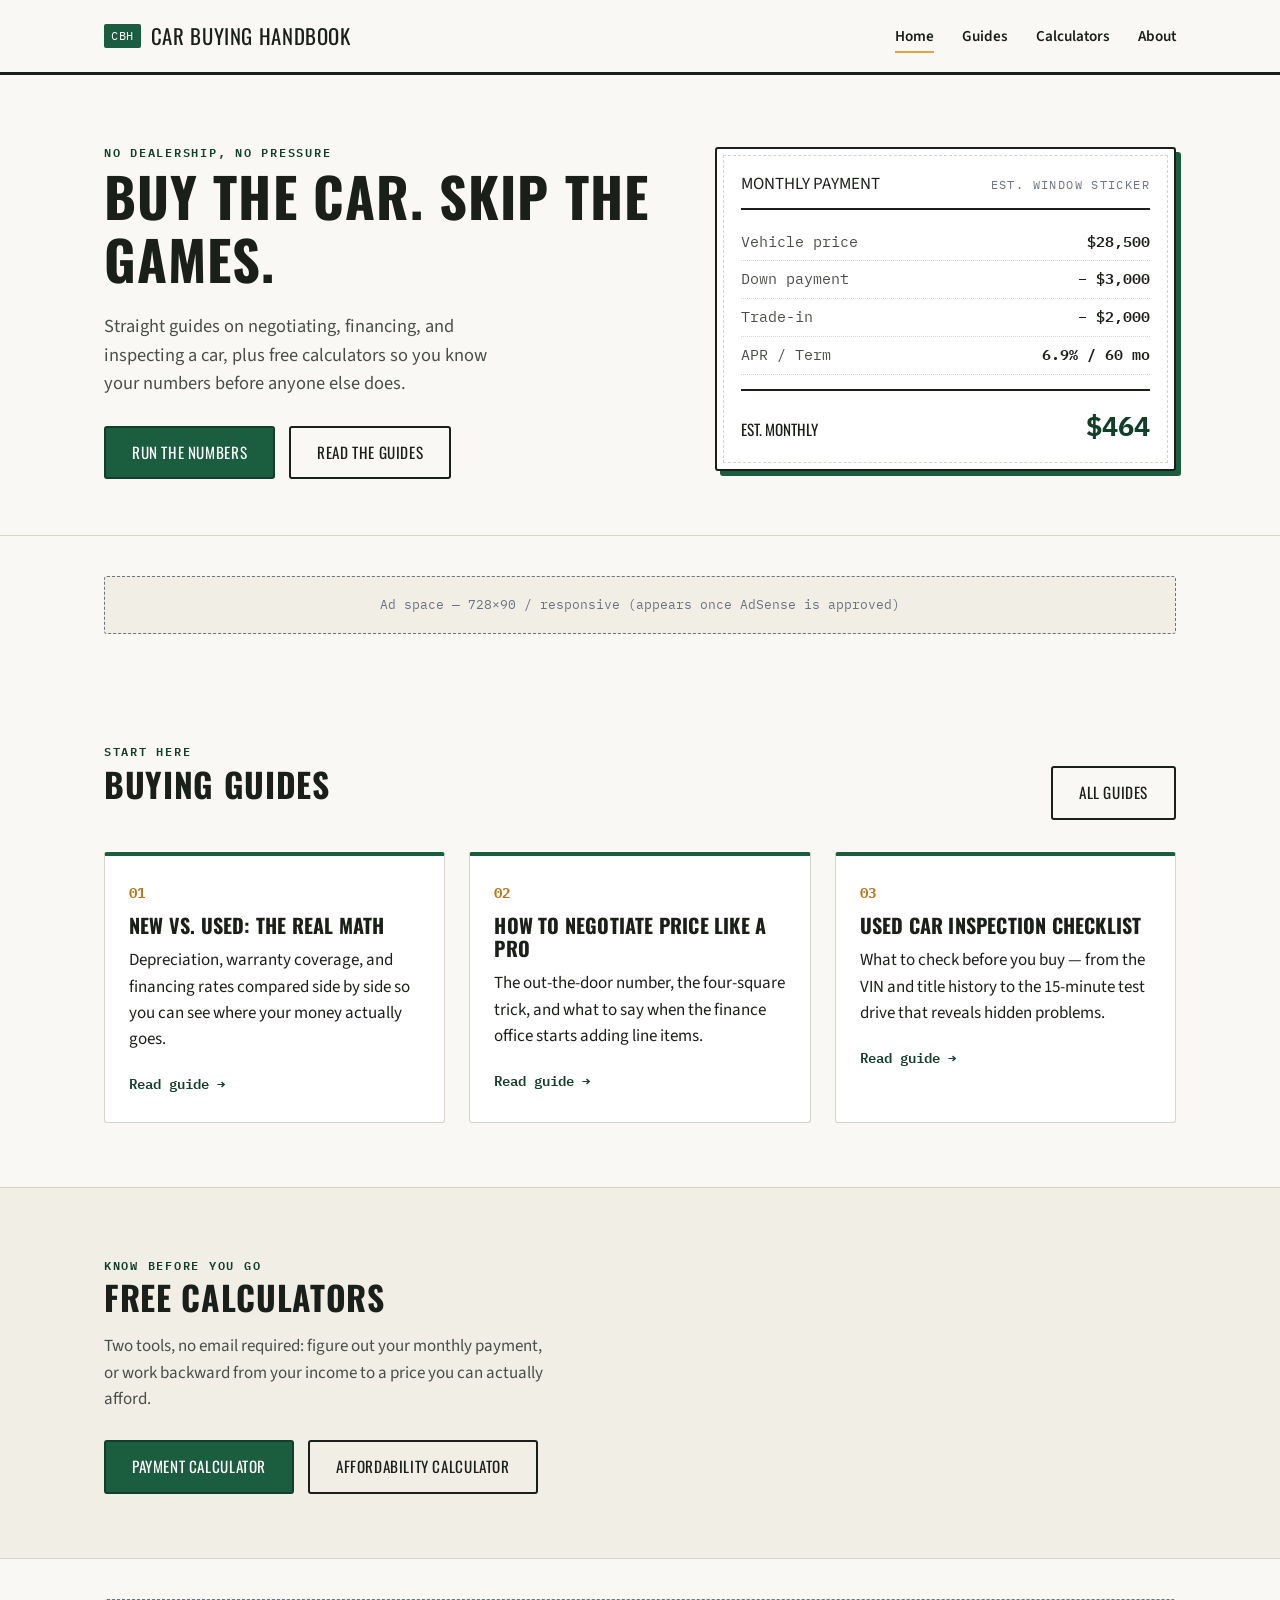
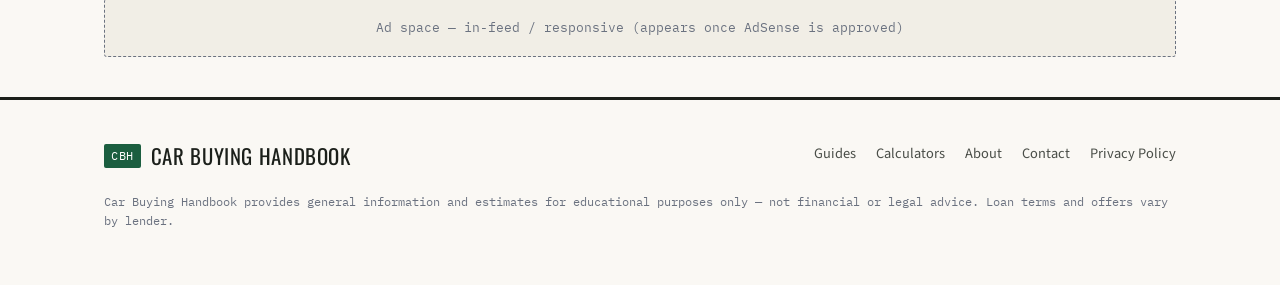
<file: index.html>
<!DOCTYPE html>
<html lang="en">
<head>
<meta charset="UTF-8">
<meta name="viewport" content="width=device-width, initial-scale=1.0">
<title>Car Buying Handbook — Buy a Car Without Getting Played</title>
<meta name="description" content="Plain-English car buying guides plus free calculators for loan payments and affordability. No sales pitch, just the numbers.">
<link rel="preconnect" href="https://fonts.googleapis.com">
<link href="https://fonts.googleapis.com/css2?family=Oswald:wght@500;600;700&family=Source+Sans+3:wght@400;600&family=IBM+Plex+Mono:wght@400;600;700&display=swap" rel="stylesheet">
<link rel="stylesheet" href="css/style.css">

<!--
  GOOGLE ADSENSE
  Once your AdSense application is approved, paste your auto-ads script
  here (Google gives you a snippet like the one below) and it will
  serve ads across the site automatically:

  <script async src="https://pagead2.googlesyndication.com/pagead/js/adsbygoogle.js?client=ca-pub-XXXXXXXXXXXXXXXX" crossorigin="anonymous"></script>

  You'll also need an ads.txt file at your site root — see SETUP.md.
-->
</head>
<body>

<header class="site-header">
  <div class="container">
    <a href="index.html" class="logo"><span class="plate">CBH</span> Car Buying Handbook</a>
    <button class="nav-toggle" aria-label="Toggle navigation" aria-expanded="false">MENU</button>
    <ul class="nav-links">
      <li><a href="index.html" aria-current="page">Home</a></li>
      <li><a href="guides.html">Guides</a></li>
      <li><a href="tools.html">Calculators</a></li>
      <li><a href="about.html">About</a></li>
    </ul>
  </div>
</header>

<section class="hero">
  <div class="container hero-grid">
    <div>
      <span class="eyebrow">No dealership, no pressure</span>
      <h1>Buy the car. Skip the games.</h1>
      <p class="lede">Straight guides on negotiating, financing, and inspecting a car, plus free calculators so you know your numbers before anyone else does.</p>
      <div class="hero-ctas">
        <a href="tools.html" class="btn btn-primary">Run the numbers</a>
        <a href="guides.html" class="btn btn-ghost">Read the guides</a>
      </div>
    </div>
    <div class="sticker">
      <div class="sticker-head">
        <span>MONTHLY PAYMENT</span>
        <span class="label">EST. WINDOW STICKER</span>
      </div>
      <div class="sticker-row"><span class="k">Vehicle price</span><span class="v">$28,500</span></div>
      <div class="sticker-row"><span class="k">Down payment</span><span class="v">&minus; $3,000</span></div>
      <div class="sticker-row"><span class="k">Trade-in</span><span class="v">&minus; $2,000</span></div>
      <div class="sticker-row"><span class="k">APR / Term</span><span class="v">6.9% / 60 mo</span></div>
      <div class="sticker-total">
        <span class="k">Est. Monthly</span>
        <span class="v">$464</span>
      </div>
    </div>
  </div>
</section>

<div class="container">
  <div class="ad-slot">Ad space — 728×90 / responsive (appears once AdSense is approved)</div>
</div>

<section>
  <div class="container">
    <div class="section-head">
      <div>
        <span class="eyebrow">Start here</span>
        <h2>Buying guides</h2>
      </div>
      <a href="guides.html" class="btn btn-ghost">All guides</a>
    </div>
    <div class="card-grid">
      <div class="card">
        <span class="num">01</span>
        <h3>New vs. Used: The Real Math</h3>
        <p>Depreciation, warranty coverage, and financing rates compared side by side so you can see where your money actually goes.</p>
        <a class="read-more" href="guides/new-vs-used.html">Read guide →</a>
      </div>
      <div class="card">
        <span class="num">02</span>
        <h3>How to Negotiate Price Like a Pro</h3>
        <p>The out-the-door number, the four-square trick, and what to say when the finance office starts adding line items.</p>
        <a class="read-more" href="guides/negotiate-like-a-pro.html">Read guide →</a>
      </div>
      <div class="card">
        <span class="num">03</span>
        <h3>Used Car Inspection Checklist</h3>
        <p>What to check before you buy — from the VIN and title history to the 15-minute test drive that reveals hidden problems.</p>
        <a class="read-more" href="guides/inspection-checklist.html">Read guide →</a>
      </div>
    </div>
  </div>
</section>

<section class="dim">
  <div class="container">
    <span class="eyebrow">Know before you go</span>
    <h2>Free calculators</h2>
    <p style="max-width:56ch;color:var(--ink-soft)">Two tools, no email required: figure out your monthly payment, or work backward from your income to a price you can actually afford.</p>
    <div class="hero-ctas">
      <a href="tools.html#loan" class="btn btn-primary">Payment calculator</a>
      <a href="tools.html#afford" class="btn btn-ghost">Affordability calculator</a>
    </div>
  </div>
</section>

<div class="container">
  <div class="ad-slot">Ad space — in-feed / responsive (appears once AdSense is approved)</div>
</div>

<footer class="site-footer">
  <div class="container">
    <div class="footer-grid">
      <a href="index.html" class="logo"><span class="plate">CBH</span> Car Buying Handbook</a>
      <ul class="footer-links">
        <li><a href="guides.html">Guides</a></li>
        <li><a href="tools.html">Calculators</a></li>
        <li><a href="about.html">About</a></li>
        <li><a href="contact.html">Contact</a></li>
        <li><a href="privacy-policy.html">Privacy Policy</a></li>
      </ul>
    </div>
    <p class="fine-print">Car Buying Handbook provides general information and estimates for educational purposes only — not financial or legal advice. Loan terms and offers vary by lender.</p>
  </div>
</footer>

<script src="js/main.js"></script>
</body>
</html>
</file>
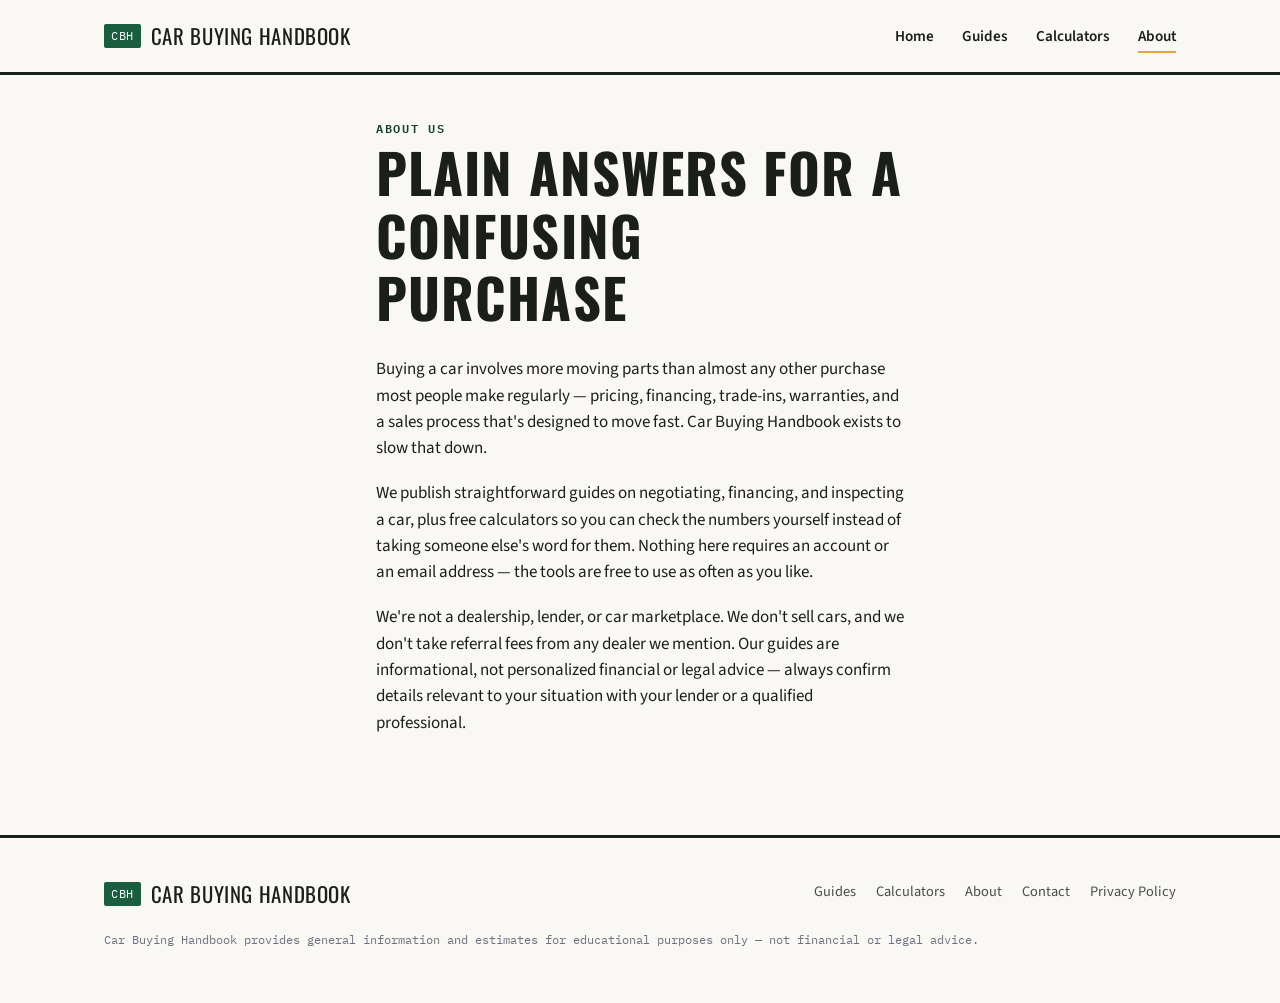
<file: about.html>
<!DOCTYPE html>
<html lang="en">
<head>
<meta charset="UTF-8">
<meta name="viewport" content="width=device-width, initial-scale=1.0">
<title>About — Car Buying Handbook</title>
<meta name="description" content="Car Buying Handbook helps everyday car buyers understand pricing, financing, and negotiation with plain-English guides and free calculators.">
<link rel="preconnect" href="https://fonts.googleapis.com">
<link href="https://fonts.googleapis.com/css2?family=Oswald:wght@500;600;700&family=Source+Sans+3:wght@400;600&family=IBM+Plex+Mono:wght@400;600;700&display=swap" rel="stylesheet">
<link rel="stylesheet" href="css/style.css">
</head>
<body>

<header class="site-header">
  <div class="container">
    <a href="index.html" class="logo"><span class="plate">CBH</span> Car Buying Handbook</a>
    <button class="nav-toggle" aria-label="Toggle navigation" aria-expanded="false">MENU</button>
    <ul class="nav-links">
      <li><a href="index.html">Home</a></li>
      <li><a href="guides.html">Guides</a></li>
      <li><a href="tools.html">Calculators</a></li>
      <li><a href="about.html" aria-current="page">About</a></li>
    </ul>
  </div>
</header>

<section class="tight">
  <div class="container article">
    <span class="eyebrow">About us</span>
    <h1>Plain answers for a confusing purchase</h1>
    <p>Buying a car involves more moving parts than almost any other purchase most people make regularly — pricing, financing, trade-ins, warranties, and a sales process that's designed to move fast. Car Buying Handbook exists to slow that down.</p>
    <p>We publish straightforward guides on negotiating, financing, and inspecting a car, plus free calculators so you can check the numbers yourself instead of taking someone else's word for them. Nothing here requires an account or an email address — the tools are free to use as often as you like.</p>
    <p>We're not a dealership, lender, or car marketplace. We don't sell cars, and we don't take referral fees from any dealer we mention. Our guides are informational, not personalized financial or legal advice — always confirm details relevant to your situation with your lender or a qualified professional.</p>
  </div>
</section>

<footer class="site-footer">
  <div class="container">
    <div class="footer-grid">
      <a href="index.html" class="logo"><span class="plate">CBH</span> Car Buying Handbook</a>
      <ul class="footer-links">
        <li><a href="guides.html">Guides</a></li>
        <li><a href="tools.html">Calculators</a></li>
        <li><a href="about.html">About</a></li>
        <li><a href="contact.html">Contact</a></li>
        <li><a href="privacy-policy.html">Privacy Policy</a></li>
      </ul>
    </div>
    <p class="fine-print">Car Buying Handbook provides general information and estimates for educational purposes only — not financial or legal advice.</p>
  </div>
</footer>

<script src="js/main.js"></script>
</body>
</html>
</file>
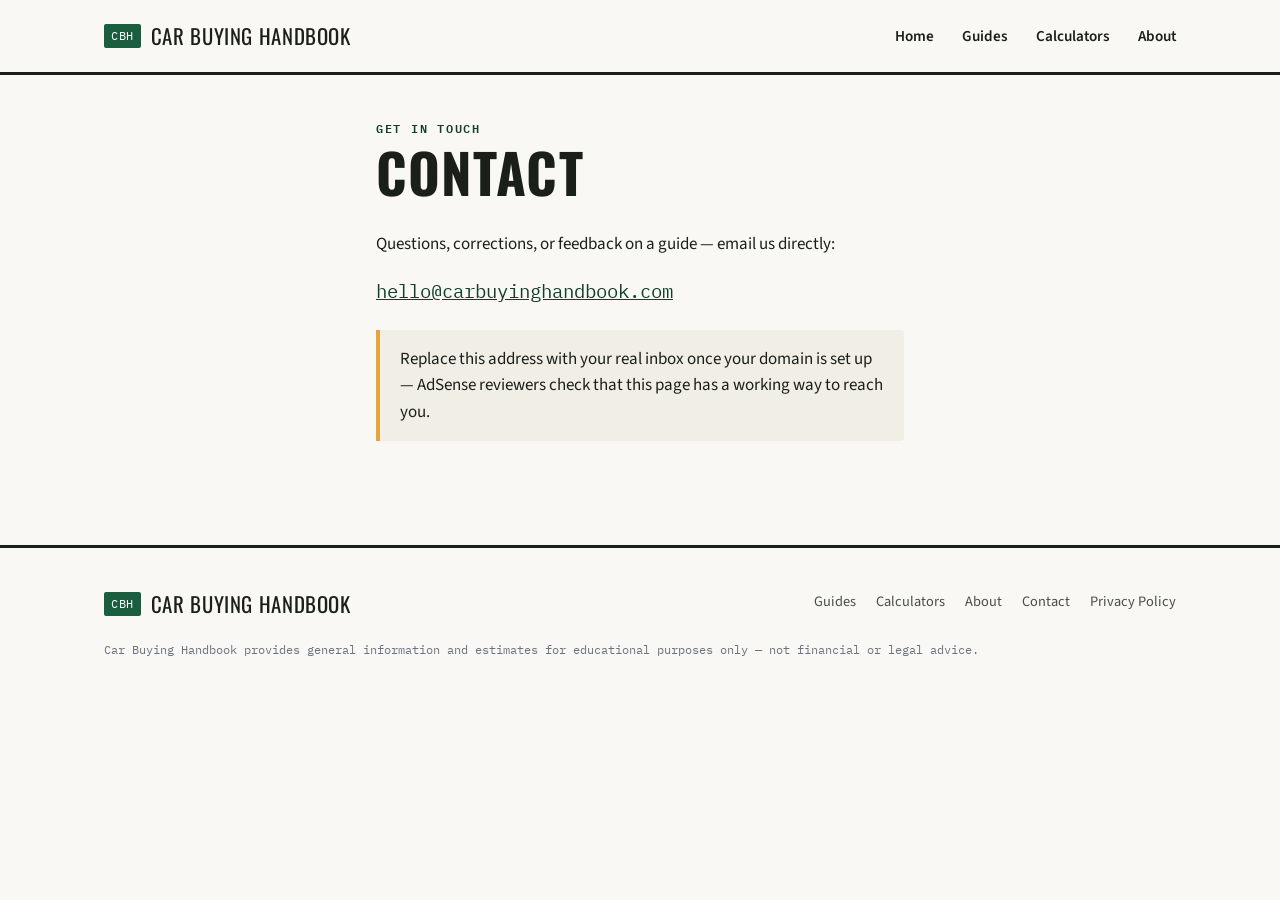
<file: contact.html>
<!DOCTYPE html>
<html lang="en">
<head>
<meta charset="UTF-8">
<meta name="viewport" content="width=device-width, initial-scale=1.0">
<title>Contact — Car Buying Handbook</title>
<meta name="description" content="Get in touch with Car Buying Handbook.">
<link rel="preconnect" href="https://fonts.googleapis.com">
<link href="https://fonts.googleapis.com/css2?family=Oswald:wght@500;600;700&family=Source+Sans+3:wght@400;600&family=IBM+Plex+Mono:wght@400;600;700&display=swap" rel="stylesheet">
<link rel="stylesheet" href="css/style.css">
</head>
<body>

<header class="site-header">
  <div class="container">
    <a href="index.html" class="logo"><span class="plate">CBH</span> Car Buying Handbook</a>
    <button class="nav-toggle" aria-label="Toggle navigation" aria-expanded="false">MENU</button>
    <ul class="nav-links">
      <li><a href="index.html">Home</a></li>
      <li><a href="guides.html">Guides</a></li>
      <li><a href="tools.html">Calculators</a></li>
      <li><a href="about.html">About</a></li>
    </ul>
  </div>
</header>

<section class="tight">
  <div class="container article">
    <span class="eyebrow">Get in touch</span>
    <h1>Contact</h1>
    <p>Questions, corrections, or feedback on a guide — email us directly:</p>
    <p style="font-family:var(--font-mono); font-size:1.2rem;">
      <a href="mailto:hello@carbuyinghandbook.com">hello@carbuyinghandbook.com</a>
    </p>
    <p class="callout">Replace this address with your real inbox once your domain is set up — AdSense reviewers check that this page has a working way to reach you.</p>
  </div>
</section>

<footer class="site-footer">
  <div class="container">
    <div class="footer-grid">
      <a href="index.html" class="logo"><span class="plate">CBH</span> Car Buying Handbook</a>
      <ul class="footer-links">
        <li><a href="guides.html">Guides</a></li>
        <li><a href="tools.html">Calculators</a></li>
        <li><a href="about.html">About</a></li>
        <li><a href="contact.html">Contact</a></li>
        <li><a href="privacy-policy.html">Privacy Policy</a></li>
      </ul>
    </div>
    <p class="fine-print">Car Buying Handbook provides general information and estimates for educational purposes only — not financial or legal advice.</p>
  </div>
</footer>

<script src="js/main.js"></script>
</body>
</html>
</file>
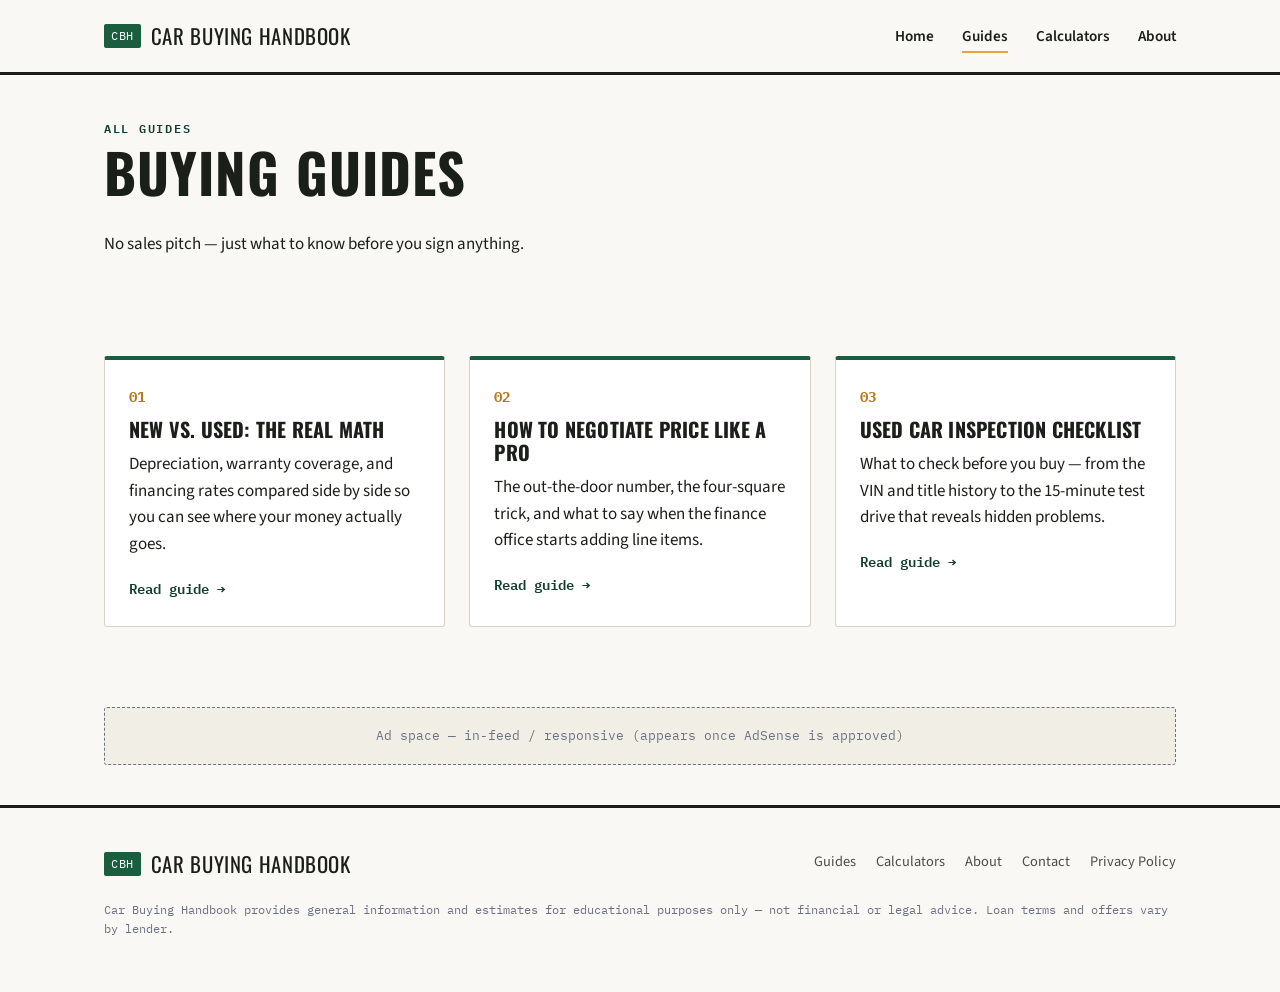
<file: guides.html>
<!DOCTYPE html>
<html lang="en">
<head>
<meta charset="UTF-8">
<meta name="viewport" content="width=device-width, initial-scale=1.0">
<title>Car Buying Guides — Car Buying Handbook</title>
<meta name="description" content="Plain-English guides to buying a car: new vs used, negotiating price, and inspecting a used car before you buy.">
<link rel="preconnect" href="https://fonts.googleapis.com">
<link href="https://fonts.googleapis.com/css2?family=Oswald:wght@500;600;700&family=Source+Sans+3:wght@400;600&family=IBM+Plex+Mono:wght@400;600;700&display=swap" rel="stylesheet">
<link rel="stylesheet" href="css/style.css">
</head>
<body>

<header class="site-header">
  <div class="container">
    <a href="index.html" class="logo"><span class="plate">CBH</span> Car Buying Handbook</a>
    <button class="nav-toggle" aria-label="Toggle navigation" aria-expanded="false">MENU</button>
    <ul class="nav-links">
      <li><a href="index.html">Home</a></li>
      <li><a href="guides.html" aria-current="page">Guides</a></li>
      <li><a href="tools.html">Calculators</a></li>
      <li><a href="about.html">About</a></li>
    </ul>
  </div>
</header>

<section class="tight">
  <div class="container">
    <span class="eyebrow">All guides</span>
    <h1>Buying guides</h1>
    <p class="lede">No sales pitch — just what to know before you sign anything.</p>
  </div>
</section>

<section class="tight">
  <div class="container">
    <div class="card-grid">
      <div class="card">
        <span class="num">01</span>
        <h3>New vs. Used: The Real Math</h3>
        <p>Depreciation, warranty coverage, and financing rates compared side by side so you can see where your money actually goes.</p>
        <a class="read-more" href="guides/new-vs-used.html">Read guide →</a>
      </div>
      <div class="card">
        <span class="num">02</span>
        <h3>How to Negotiate Price Like a Pro</h3>
        <p>The out-the-door number, the four-square trick, and what to say when the finance office starts adding line items.</p>
        <a class="read-more" href="guides/negotiate-like-a-pro.html">Read guide →</a>
      </div>
      <div class="card">
        <span class="num">03</span>
        <h3>Used Car Inspection Checklist</h3>
        <p>What to check before you buy — from the VIN and title history to the 15-minute test drive that reveals hidden problems.</p>
        <a class="read-more" href="guides/inspection-checklist.html">Read guide →</a>
      </div>
    </div>
  </div>
</section>

<div class="container">
  <div class="ad-slot">Ad space — in-feed / responsive (appears once AdSense is approved)</div>
</div>

<footer class="site-footer">
  <div class="container">
    <div class="footer-grid">
      <a href="index.html" class="logo"><span class="plate">CBH</span> Car Buying Handbook</a>
      <ul class="footer-links">
        <li><a href="guides.html">Guides</a></li>
        <li><a href="tools.html">Calculators</a></li>
        <li><a href="about.html">About</a></li>
        <li><a href="contact.html">Contact</a></li>
        <li><a href="privacy-policy.html">Privacy Policy</a></li>
      </ul>
    </div>
    <p class="fine-print">Car Buying Handbook provides general information and estimates for educational purposes only — not financial or legal advice. Loan terms and offers vary by lender.</p>
  </div>
</footer>

<script src="js/main.js"></script>
</body>
</html>
</file>
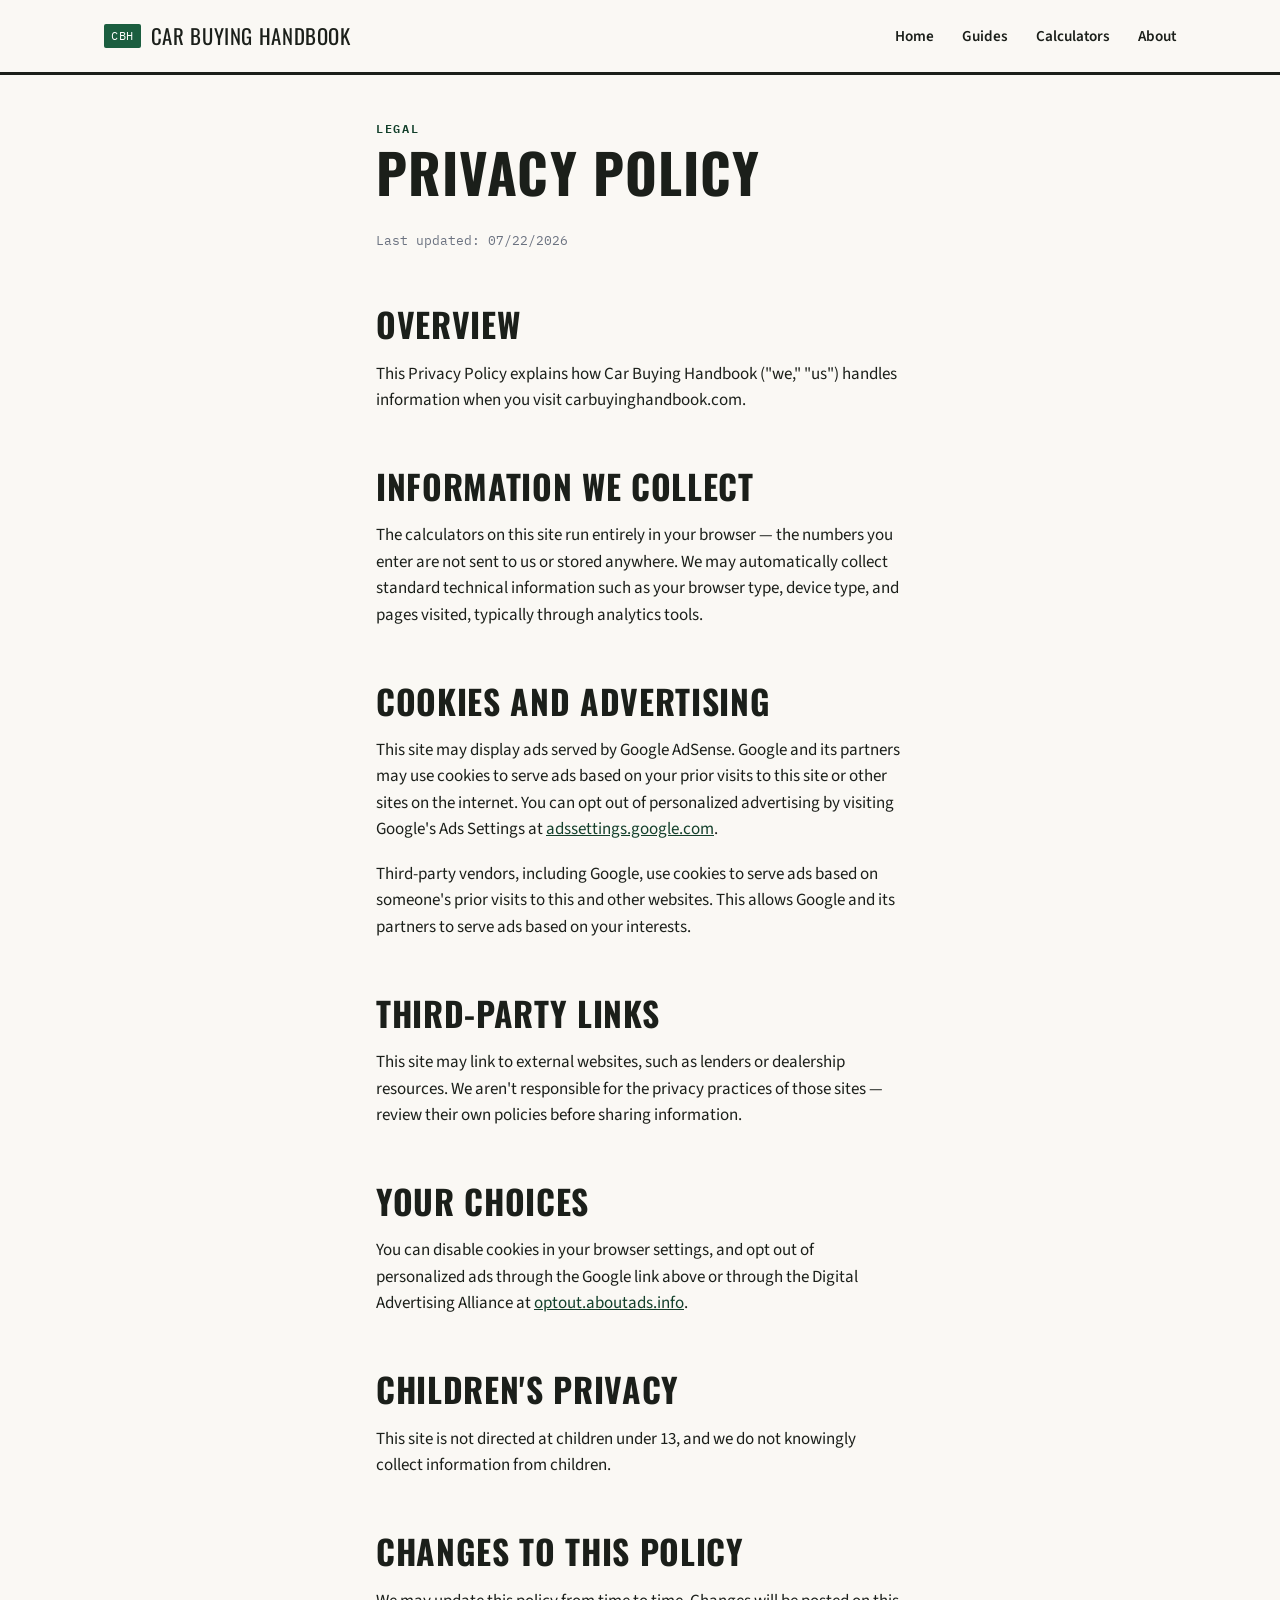
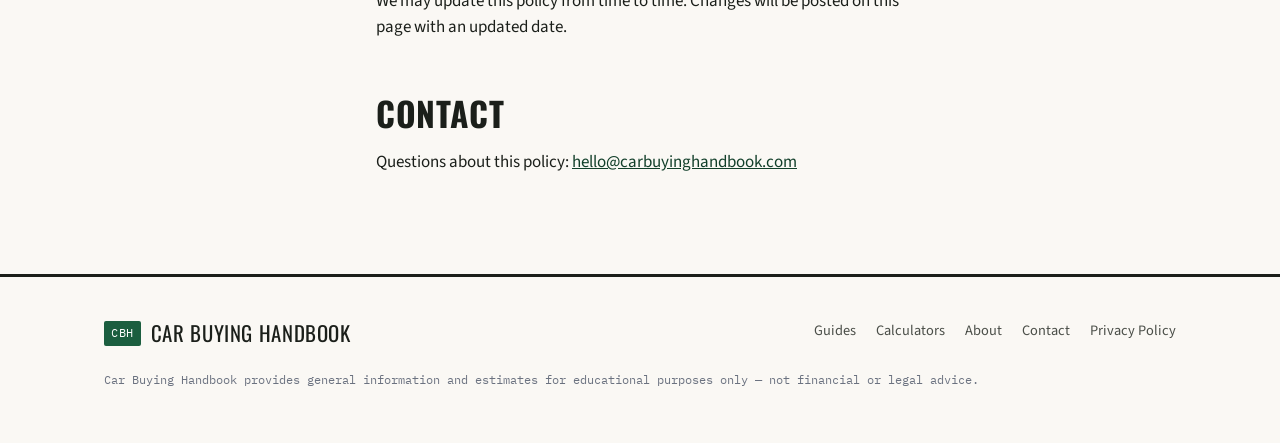
<file: privacy-policy.html>
<!DOCTYPE html>
<html lang="en">
<head>
<meta charset="UTF-8">
<meta name="viewport" content="width=device-width, initial-scale=1.0">
<title>Privacy Policy — Car Buying Handbook</title>
<meta name="description" content="Privacy policy for Car Buying Handbook, including information on cookies and advertising.">
<link rel="preconnect" href="https://fonts.googleapis.com">
<link href="https://fonts.googleapis.com/css2?family=Oswald:wght@500;600;700&family=Source+Sans+3:wght@400;600&family=IBM+Plex+Mono:wght@400;600;700&display=swap" rel="stylesheet">
<link rel="stylesheet" href="css/style.css">
</head>
<body>

<header class="site-header">
  <div class="container">
    <a href="index.html" class="logo"><span class="plate">CBH</span> Car Buying Handbook</a>
    <button class="nav-toggle" aria-label="Toggle navigation" aria-expanded="false">MENU</button>
    <ul class="nav-links">
      <li><a href="index.html">Home</a></li>
      <li><a href="guides.html">Guides</a></li>
      <li><a href="tools.html">Calculators</a></li>
      <li><a href="about.html">About</a></li>
    </ul>
  </div>
</header>

<section class="tight">
  <div class="container article">
    <span class="eyebrow">Legal</span>
    <h1>Privacy Policy</h1>
    <p class="byline">Last updated: 07/22/2026</p>


    <h2>Overview</h2>
    <p>This Privacy Policy explains how Car Buying Handbook ("we," "us") handles information when you visit carbuyinghandbook.com.</p>

    <h2>Information we collect</h2>
    <p>The calculators on this site run entirely in your browser — the numbers you enter are not sent to us or stored anywhere. We may automatically collect standard technical information such as your browser type, device type, and pages visited, typically through analytics tools.</p>

    <h2>Cookies and advertising</h2>
    <p>This site may display ads served by Google AdSense. Google and its partners may use cookies to serve ads based on your prior visits to this site or other sites on the internet. You can opt out of personalized advertising by visiting Google's Ads Settings at <a href="https://adssettings.google.com" target="_blank" rel="noopener">adssettings.google.com</a>.</p>
    <p>Third-party vendors, including Google, use cookies to serve ads based on someone's prior visits to this and other websites. This allows Google and its partners to serve ads based on your interests.</p>

    <h2>Third-party links</h2>
    <p>This site may link to external websites, such as lenders or dealership resources. We aren't responsible for the privacy practices of those sites — review their own policies before sharing information.</p>

    <h2>Your choices</h2>
    <p>You can disable cookies in your browser settings, and opt out of personalized ads through the Google link above or through the Digital Advertising Alliance at <a href="https://optout.aboutads.info" target="_blank" rel="noopener">optout.aboutads.info</a>.</p>

    <h2>Children's privacy</h2>
    <p>This site is not directed at children under 13, and we do not knowingly collect information from children.</p>

    <h2>Changes to this policy</h2>
    <p>We may update this policy from time to time. Changes will be posted on this page with an updated date.</p>

    <h2>Contact</h2>
    <p>Questions about this policy: <a href="mailto:hello@carbuyinghandbook.com">hello@carbuyinghandbook.com</a></p>
  </div>
</section>

<footer class="site-footer">
  <div class="container">
    <div class="footer-grid">
      <a href="index.html" class="logo"><span class="plate">CBH</span> Car Buying Handbook</a>
      <ul class="footer-links">
        <li><a href="guides.html">Guides</a></li>
        <li><a href="tools.html">Calculators</a></li>
        <li><a href="about.html">About</a></li>
        <li><a href="contact.html">Contact</a></li>
        <li><a href="privacy-policy.html">Privacy Policy</a></li>
      </ul>
    </div>
    <p class="fine-print">Car Buying Handbook provides general information and estimates for educational purposes only — not financial or legal advice.</p>
  </div>
</footer>

<script src="js/main.js"></script>
</body>
</html>
</file>
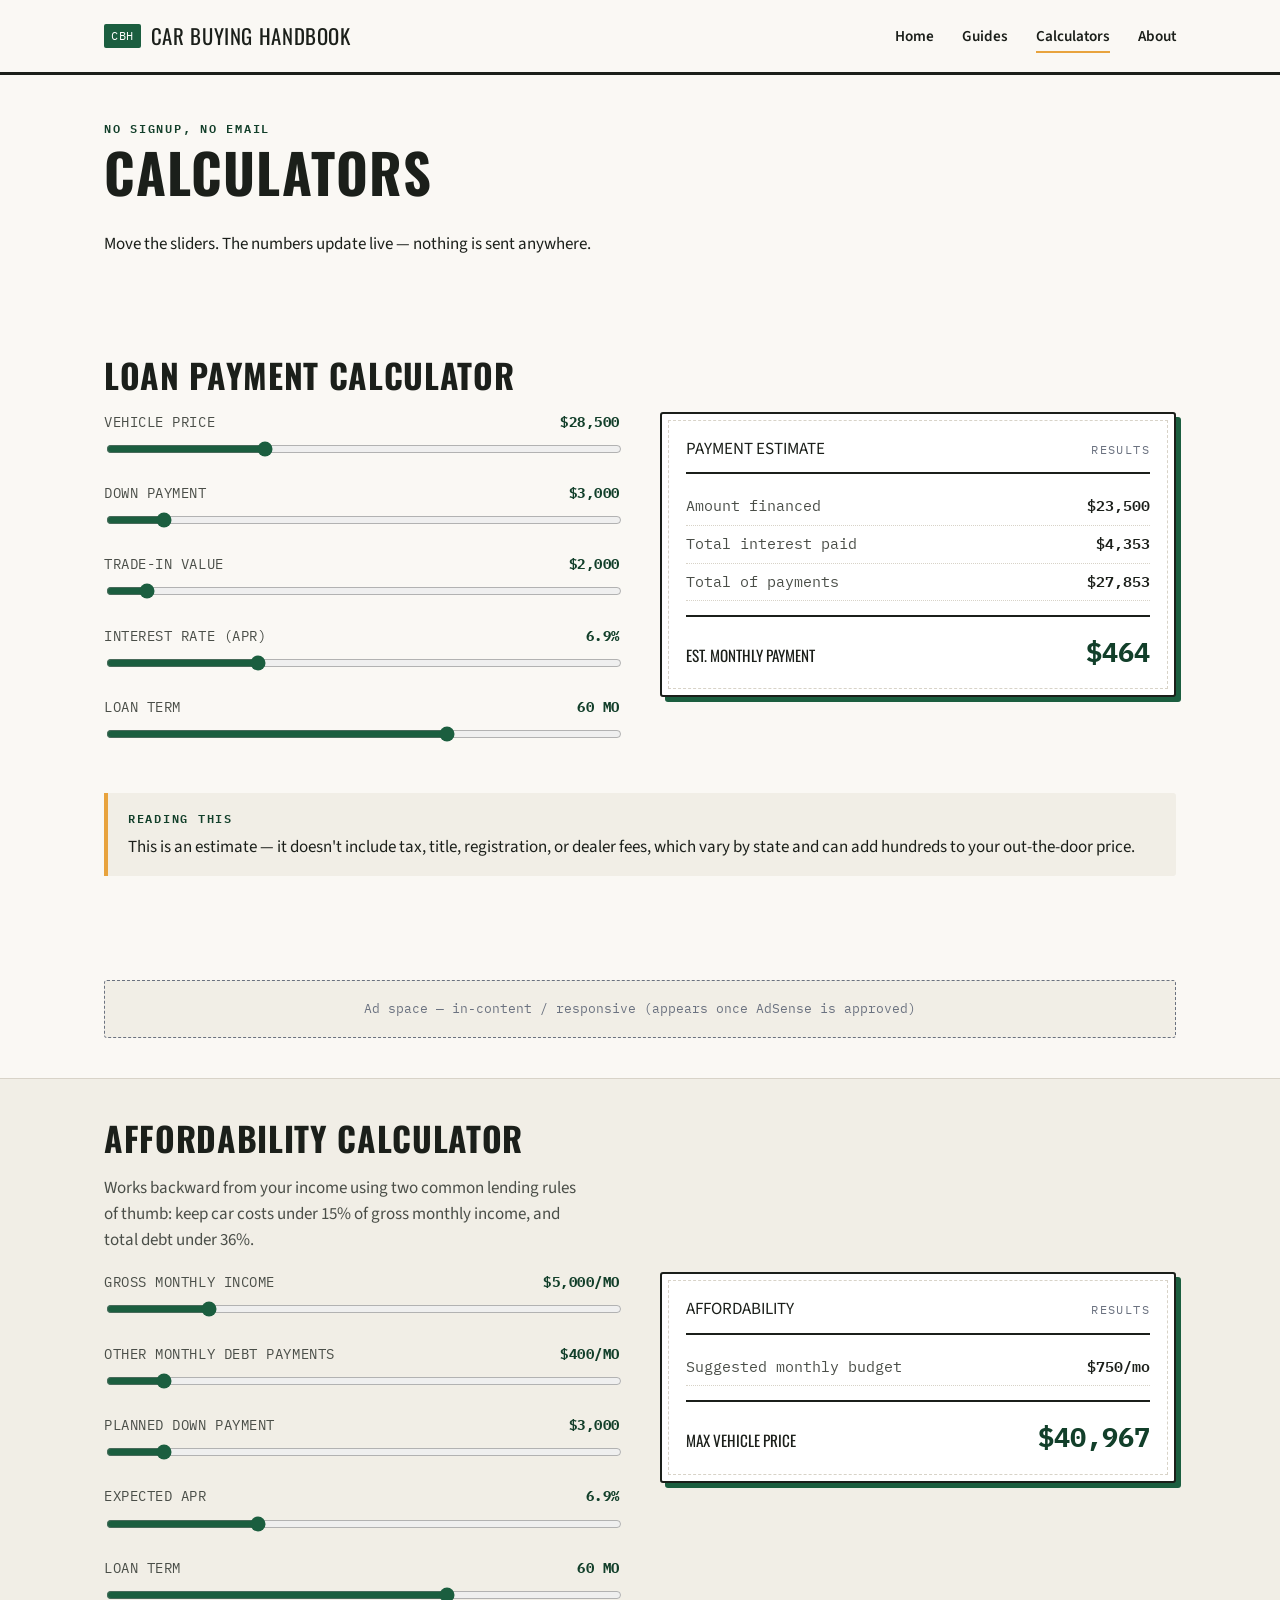
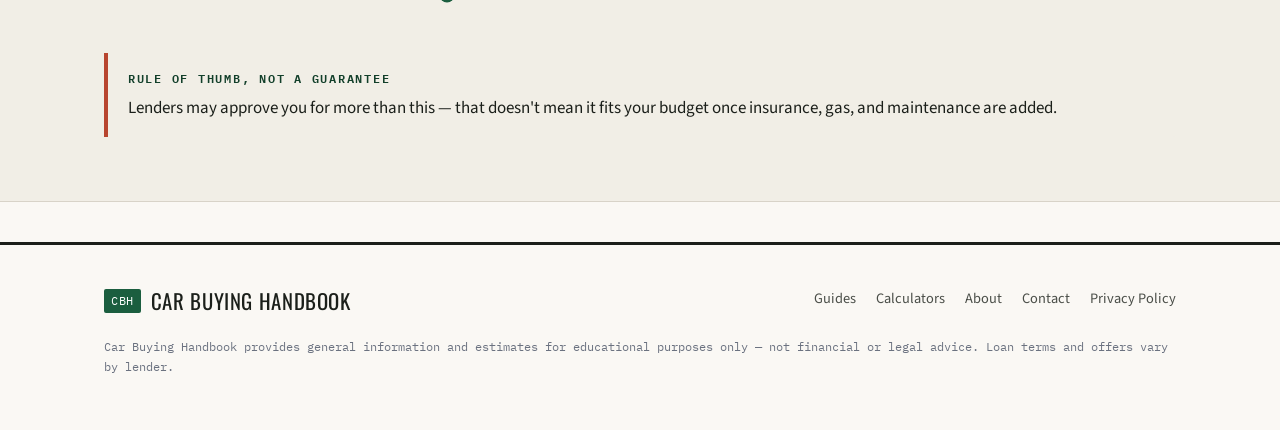
<file: tools.html>
<!DOCTYPE html>
<html lang="en">
<head>
<meta charset="UTF-8">
<meta name="viewport" content="width=device-width, initial-scale=1.0">
<title>Car Loan & Affordability Calculators — Car Buying Handbook</title>
<meta name="description" content="Free car loan payment calculator and affordability calculator. See your estimated monthly payment and total interest before you visit a dealership.">
<link rel="preconnect" href="https://fonts.googleapis.com">
<link href="https://fonts.googleapis.com/css2?family=Oswald:wght@500;600;700&family=Source+Sans+3:wght@400;600&family=IBM+Plex+Mono:wght@400;600;700&display=swap" rel="stylesheet">
<link rel="stylesheet" href="css/style.css">
</head>
<body>

<header class="site-header">
  <div class="container">
    <a href="index.html" class="logo"><span class="plate">CBH</span> Car Buying Handbook</a>
    <button class="nav-toggle" aria-label="Toggle navigation" aria-expanded="false">MENU</button>
    <ul class="nav-links">
      <li><a href="index.html">Home</a></li>
      <li><a href="guides.html">Guides</a></li>
      <li><a href="tools.html" aria-current="page">Calculators</a></li>
      <li><a href="about.html">About</a></li>
    </ul>
  </div>
</header>

<section class="tight">
  <div class="container">
    <span class="eyebrow">No signup, no email</span>
    <h1>Calculators</h1>
    <p class="lede">Move the sliders. The numbers update live — nothing is sent anywhere.</p>
  </div>
</section>

<section id="loan" class="tight">
  <div class="container">
    <h2>Loan payment calculator</h2>
    <div class="tool-grid">
      <div>
        <div class="field">
          <label for="lc-price">Vehicle price <span class="val" id="lc-price-val">$28,500</span></label>
          <input type="range" id="lc-price" min="2000" max="90000" step="500" value="28500">
        </div>
        <div class="field">
          <label for="lc-down">Down payment <span class="val" id="lc-down-val">$3,000</span></label>
          <input type="range" id="lc-down" min="0" max="30000" step="250" value="3000">
        </div>
        <div class="field">
          <label for="lc-trade">Trade-in value <span class="val" id="lc-trade-val">$2,000</span></label>
          <input type="range" id="lc-trade" min="0" max="30000" step="250" value="2000">
        </div>
        <div class="field">
          <label for="lc-rate">Interest rate (APR) <span class="val" id="lc-rate-val">6.9%</span></label>
          <input type="range" id="lc-rate" min="0" max="24" step="0.1" value="6.9">
        </div>
        <div class="field">
          <label for="lc-term">Loan term <span class="val" id="lc-term-val">60 mo</span></label>
          <input type="range" id="lc-term" min="12" max="84" step="6" value="60">
        </div>
      </div>

      <div class="sticker">
        <div class="sticker-head">
          <span>PAYMENT ESTIMATE</span>
          <span class="label">RESULTS</span>
        </div>
        <div class="sticker-row"><span class="k">Amount financed</span><span class="v" id="lc-out-financed">—</span></div>
        <div class="sticker-row"><span class="k">Total interest paid</span><span class="v" id="lc-out-interest">—</span></div>
        <div class="sticker-row"><span class="k">Total of payments</span><span class="v" id="lc-out-total">—</span></div>
        <div class="sticker-total">
          <span class="k">Est. Monthly Payment</span>
          <span class="v" id="lc-out-monthly">—</span>
        </div>
      </div>
    </div>
    <div class="callout">
      <span class="eyebrow">Reading this</span>
      This is an estimate — it doesn't include tax, title, registration, or dealer fees, which vary by state and can add hundreds to your out-the-door price.
    </div>
  </div>
</section>

<div class="container">
  <div class="ad-slot">Ad space — in-content / responsive (appears once AdSense is approved)</div>
</div>

<section id="afford" class="tight dim">
  <div class="container">
    <h2>Affordability calculator</h2>
    <p style="max-width:60ch;color:var(--ink-soft)">Works backward from your income using two common lending rules of thumb: keep car costs under 15% of gross monthly income, and total debt under 36%.</p>
    <div class="tool-grid">
      <div>
        <div class="field">
          <label for="af-income">Gross monthly income <span class="val" id="af-income-val">$5,000/mo</span></label>
          <input type="range" id="af-income" min="1500" max="20000" step="100" value="5000">
        </div>
        <div class="field">
          <label for="af-debts">Other monthly debt payments <span class="val" id="af-debts-val">$400/mo</span></label>
          <input type="range" id="af-debts" min="0" max="4000" step="50" value="400">
        </div>
        <div class="field">
          <label for="af-down">Planned down payment <span class="val" id="af-down-val">$3,000</span></label>
          <input type="range" id="af-down" min="0" max="30000" step="250" value="3000">
        </div>
        <div class="field">
          <label for="af-rate">Expected APR <span class="val" id="af-rate-val">6.9%</span></label>
          <input type="range" id="af-rate" min="0" max="24" step="0.1" value="6.9">
        </div>
        <div class="field">
          <label for="af-term">Loan term <span class="val" id="af-term-val">60 mo</span></label>
          <input type="range" id="af-term" min="12" max="84" step="6" value="60">
        </div>
      </div>

      <div class="sticker">
        <div class="sticker-head">
          <span>AFFORDABILITY</span>
          <span class="label">RESULTS</span>
        </div>
        <div class="sticker-row"><span class="k">Suggested monthly budget</span><span class="v" id="af-out-budget">—</span></div>
        <div class="sticker-total">
          <span class="k">Max Vehicle Price</span>
          <span class="v" id="af-out-price">—</span>
        </div>
      </div>
    </div>
    <div class="callout warn">
      <span class="eyebrow">Rule of thumb, not a guarantee</span>
      Lenders may approve you for more than this — that doesn't mean it fits your budget once insurance, gas, and maintenance are added.
    </div>
  </div>
</section>

<footer class="site-footer">
  <div class="container">
    <div class="footer-grid">
      <a href="index.html" class="logo"><span class="plate">CBH</span> Car Buying Handbook</a>
      <ul class="footer-links">
        <li><a href="guides.html">Guides</a></li>
        <li><a href="tools.html">Calculators</a></li>
        <li><a href="about.html">About</a></li>
        <li><a href="contact.html">Contact</a></li>
        <li><a href="privacy-policy.html">Privacy Policy</a></li>
      </ul>
    </div>
    <p class="fine-print">Car Buying Handbook provides general information and estimates for educational purposes only — not financial or legal advice. Loan terms and offers vary by lender.</p>
  </div>
</footer>

<script src="js/main.js"></script>
</body>
</html>
</file>
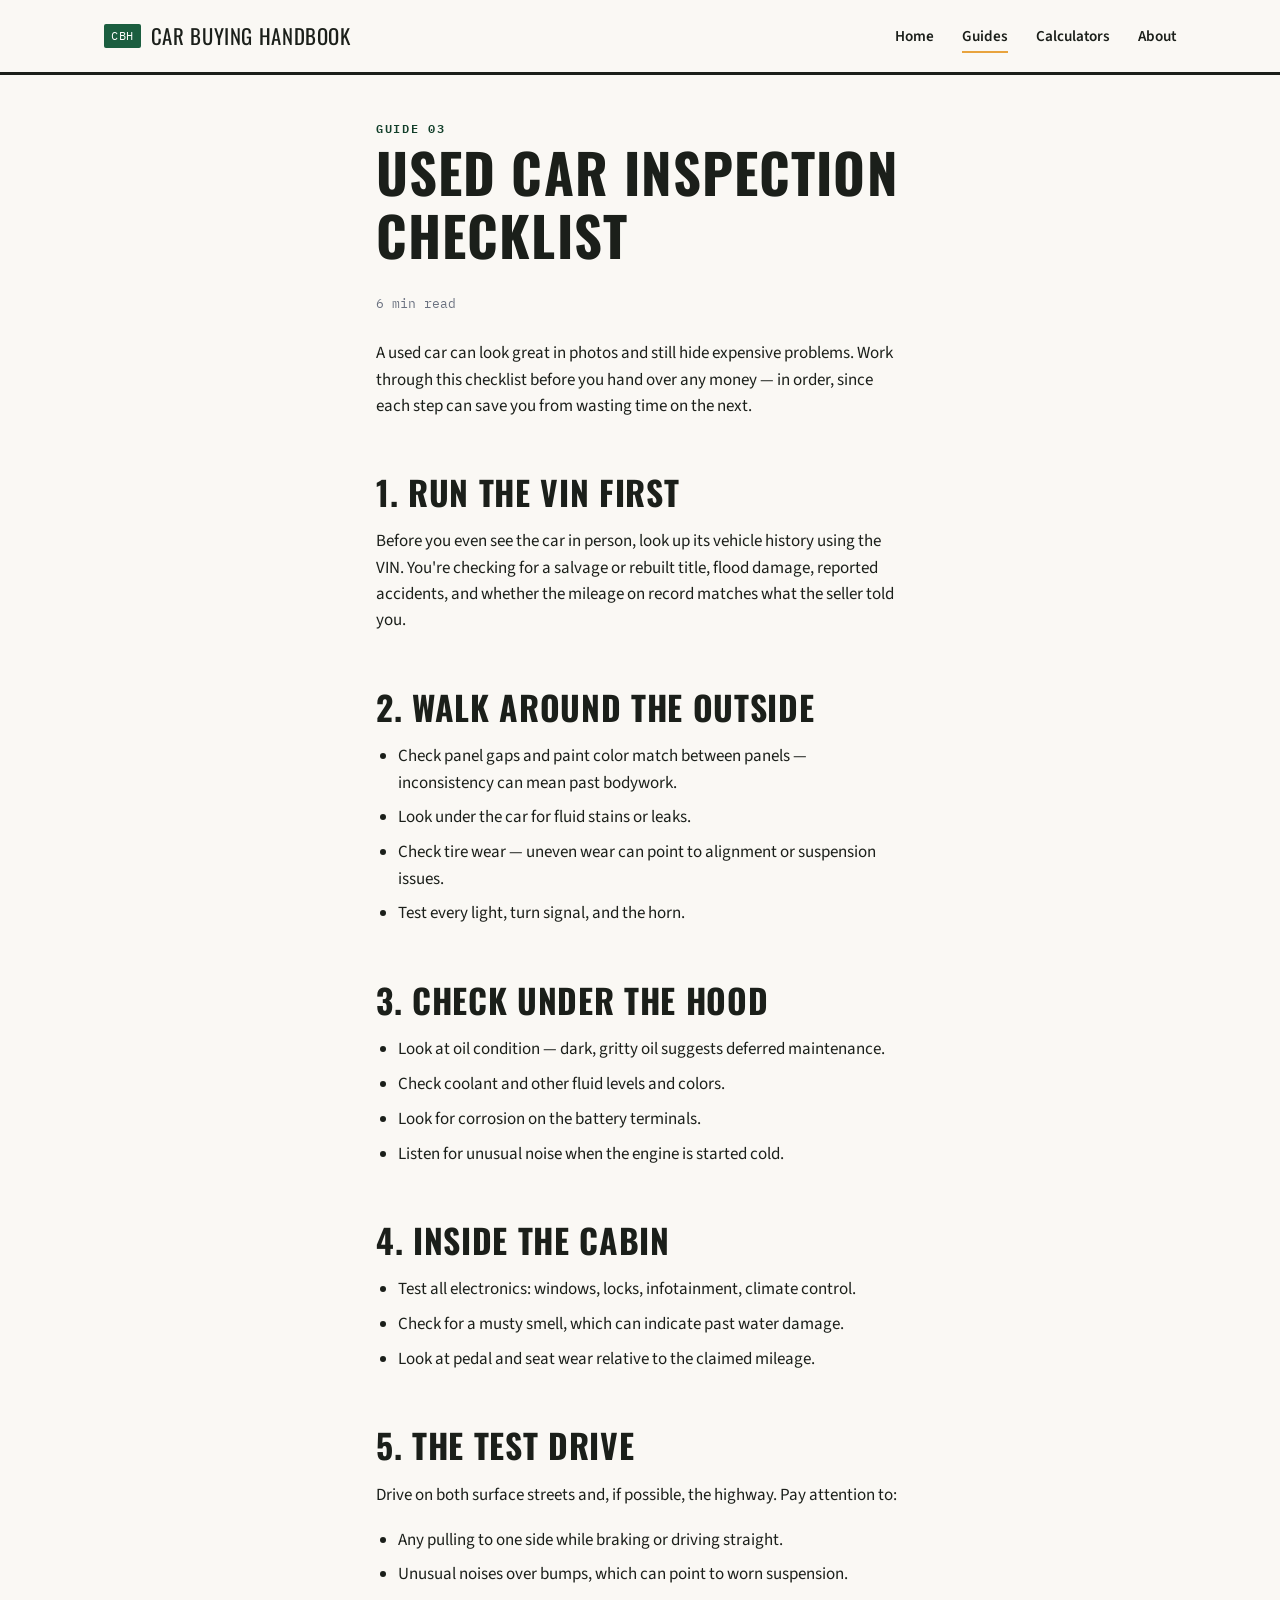
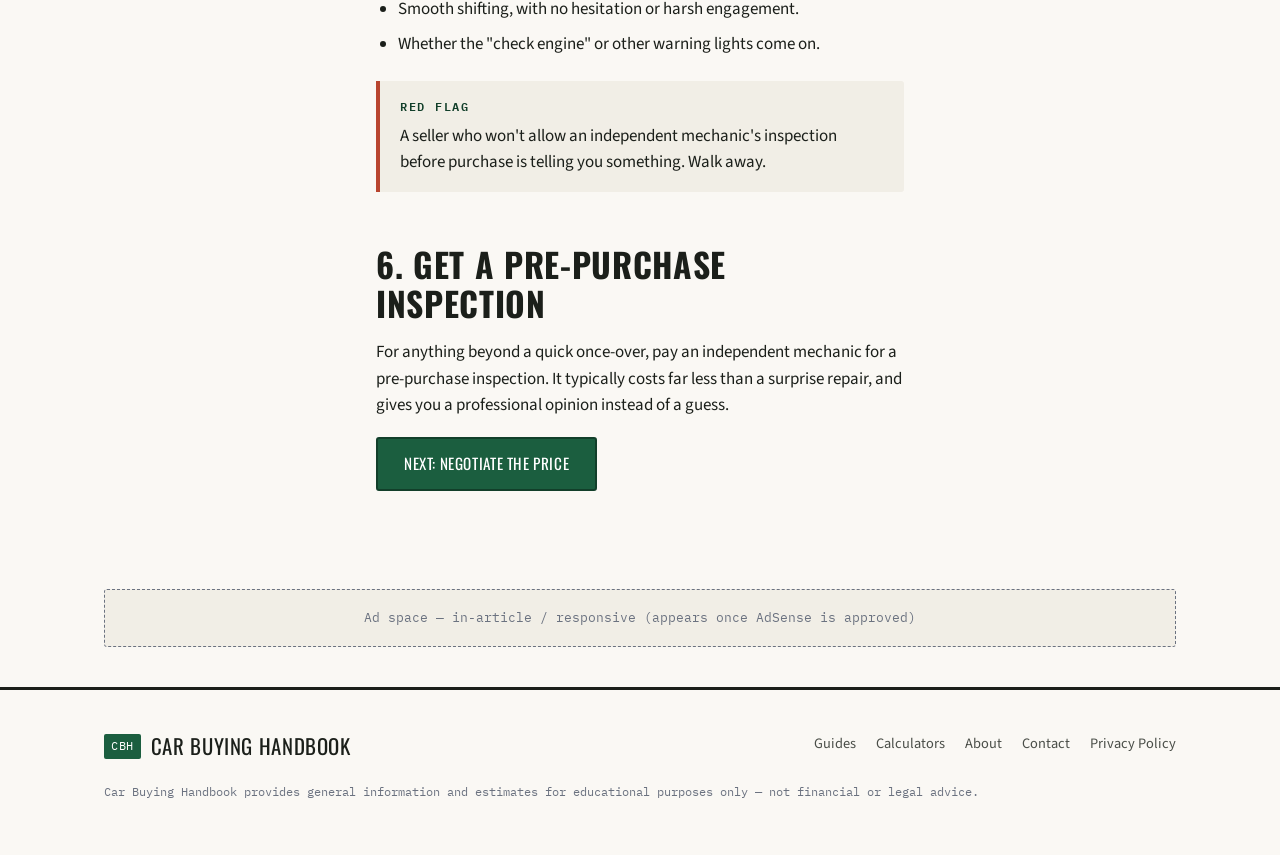
<file: guides/inspection-checklist.html>
<!DOCTYPE html>
<html lang="en">
<head>
<meta charset="UTF-8">
<meta name="viewport" content="width=device-width, initial-scale=1.0">
<title>Used Car Inspection Checklist — Car Buying Handbook</title>
<meta name="description" content="What to check on a used car before you buy it, including VIN history, test drive checks, and red flags.">
<link rel="preconnect" href="https://fonts.googleapis.com">
<link href="https://fonts.googleapis.com/css2?family=Oswald:wght@500;600;700&family=Source+Sans+3:wght@400;600&family=IBM+Plex+Mono:wght@400;600;700&display=swap" rel="stylesheet">
<link rel="stylesheet" href="../css/style.css">
</head>
<body>

<header class="site-header">
  <div class="container">
    <a href="../index.html" class="logo"><span class="plate">CBH</span> Car Buying Handbook</a>
    <button class="nav-toggle" aria-label="Toggle navigation" aria-expanded="false">MENU</button>
    <ul class="nav-links">
      <li><a href="../index.html">Home</a></li>
      <li><a href="../guides.html" aria-current="page">Guides</a></li>
      <li><a href="../tools.html">Calculators</a></li>
      <li><a href="../about.html">About</a></li>
    </ul>
  </div>
</header>

<section class="tight">
  <div class="container article">
    <span class="eyebrow">Guide 03</span>
    <h1>Used Car Inspection Checklist</h1>
    <p class="byline">6 min read</p>

    <p>A used car can look great in photos and still hide expensive problems. Work through this checklist before you hand over any money — in order, since each step can save you from wasting time on the next.</p>

    <h2>1. Run the VIN first</h2>
    <p>Before you even see the car in person, look up its vehicle history using the VIN. You're checking for a salvage or rebuilt title, flood damage, reported accidents, and whether the mileage on record matches what the seller told you.</p>

    <h2>2. Walk around the outside</h2>
    <ul>
      <li>Check panel gaps and paint color match between panels — inconsistency can mean past bodywork.</li>
      <li>Look under the car for fluid stains or leaks.</li>
      <li>Check tire wear — uneven wear can point to alignment or suspension issues.</li>
      <li>Test every light, turn signal, and the horn.</li>
    </ul>

    <h2>3. Check under the hood</h2>
    <ul>
      <li>Look at oil condition — dark, gritty oil suggests deferred maintenance.</li>
      <li>Check coolant and other fluid levels and colors.</li>
      <li>Look for corrosion on the battery terminals.</li>
      <li>Listen for unusual noise when the engine is started cold.</li>
    </ul>

    <h2>4. Inside the cabin</h2>
    <ul>
      <li>Test all electronics: windows, locks, infotainment, climate control.</li>
      <li>Check for a musty smell, which can indicate past water damage.</li>
      <li>Look at pedal and seat wear relative to the claimed mileage.</li>
    </ul>

    <h2>5. The test drive</h2>
    <p>Drive on both surface streets and, if possible, the highway. Pay attention to:</p>
    <ul>
      <li>Any pulling to one side while braking or driving straight.</li>
      <li>Unusual noises over bumps, which can point to worn suspension.</li>
      <li>Smooth shifting, with no hesitation or harsh engagement.</li>
      <li>Whether the "check engine" or other warning lights come on.</li>
    </ul>

    <div class="callout warn">
      <span class="eyebrow">Red flag</span>
      A seller who won't allow an independent mechanic's inspection before purchase is telling you something. Walk away.
    </div>

    <h2>6. Get a pre-purchase inspection</h2>
    <p>For anything beyond a quick once-over, pay an independent mechanic for a pre-purchase inspection. It typically costs far less than a surprise repair, and gives you a professional opinion instead of a guess.</p>

    <p><a href="../guides/negotiate-like-a-pro.html" class="btn btn-primary">Next: negotiate the price</a></p>
  </div>
</section>

<div class="container">
  <div class="ad-slot">Ad space — in-article / responsive (appears once AdSense is approved)</div>
</div>

<footer class="site-footer">
  <div class="container">
    <div class="footer-grid">
      <a href="../index.html" class="logo"><span class="plate">CBH</span> Car Buying Handbook</a>
      <ul class="footer-links">
        <li><a href="../guides.html">Guides</a></li>
        <li><a href="../tools.html">Calculators</a></li>
        <li><a href="../about.html">About</a></li>
        <li><a href="../contact.html">Contact</a></li>
        <li><a href="../privacy-policy.html">Privacy Policy</a></li>
      </ul>
    </div>
    <p class="fine-print">Car Buying Handbook provides general information and estimates for educational purposes only — not financial or legal advice.</p>
  </div>
</footer>

<script src="../js/main.js"></script>
</body>
</html>
</file>
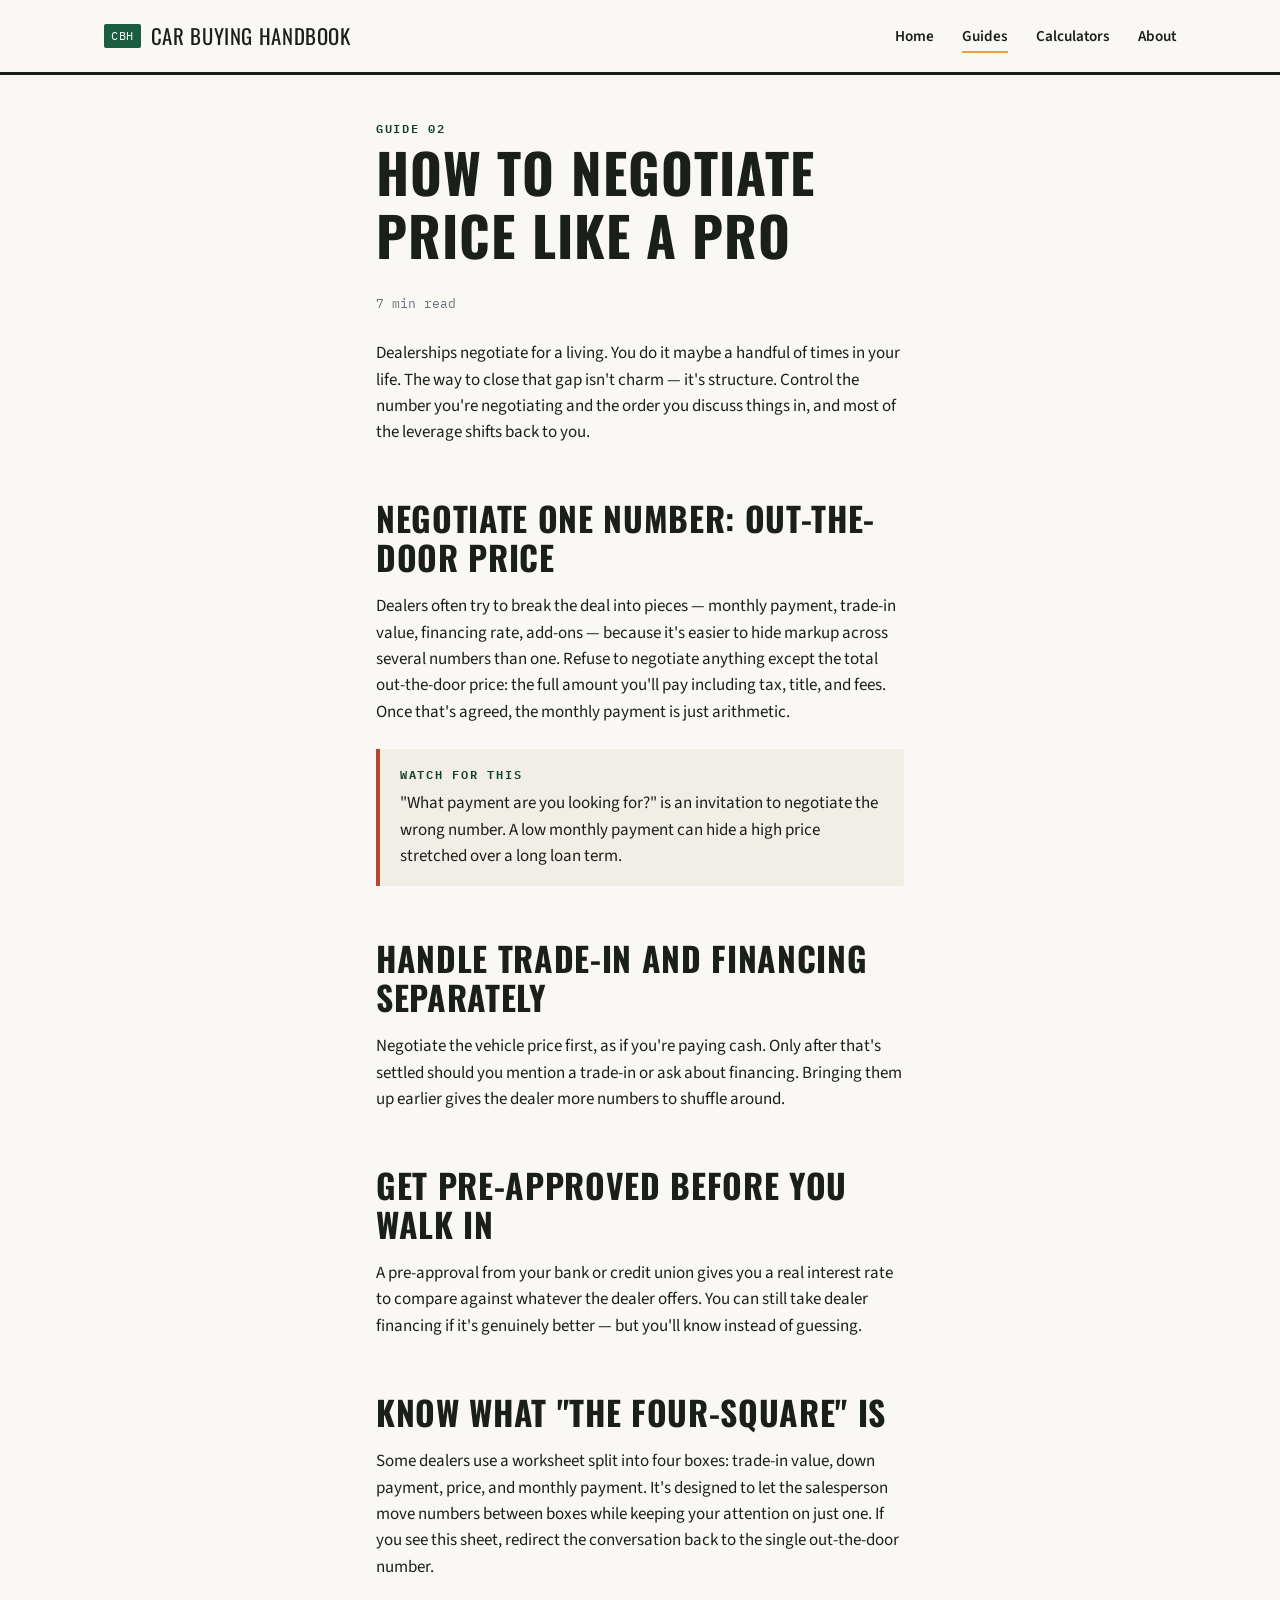
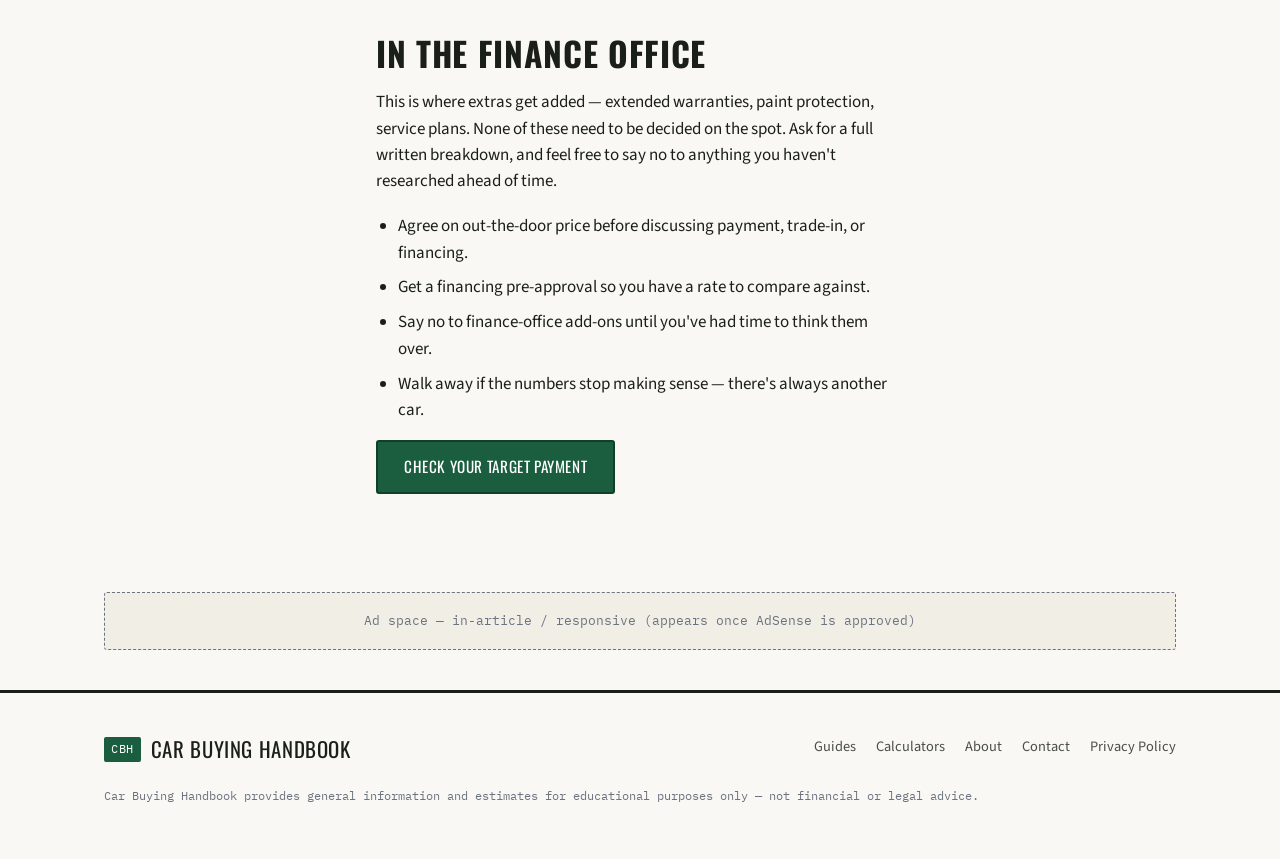
<file: guides/negotiate-like-a-pro.html>
<!DOCTYPE html>
<html lang="en">
<head>
<meta charset="UTF-8">
<meta name="viewport" content="width=device-width, initial-scale=1.0">
<title>How to Negotiate Price Like a Pro — Car Buying Handbook</title>
<meta name="description" content="A practical framework for negotiating a car's out-the-door price, including how to handle the finance office.">
<link rel="preconnect" href="https://fonts.googleapis.com">
<link href="https://fonts.googleapis.com/css2?family=Oswald:wght@500;600;700&family=Source+Sans+3:wght@400;600&family=IBM+Plex+Mono:wght@400;600;700&display=swap" rel="stylesheet">
<link rel="stylesheet" href="../css/style.css">
</head>
<body>

<header class="site-header">
  <div class="container">
    <a href="../index.html" class="logo"><span class="plate">CBH</span> Car Buying Handbook</a>
    <button class="nav-toggle" aria-label="Toggle navigation" aria-expanded="false">MENU</button>
    <ul class="nav-links">
      <li><a href="../index.html">Home</a></li>
      <li><a href="../guides.html" aria-current="page">Guides</a></li>
      <li><a href="../tools.html">Calculators</a></li>
      <li><a href="../about.html">About</a></li>
    </ul>
  </div>
</header>

<section class="tight">
  <div class="container article">
    <span class="eyebrow">Guide 02</span>
    <h1>How to Negotiate Price Like a Pro</h1>
    <p class="byline">7 min read</p>

    <p>Dealerships negotiate for a living. You do it maybe a handful of times in your life. The way to close that gap isn't charm — it's structure. Control the number you're negotiating and the order you discuss things in, and most of the leverage shifts back to you.</p>

    <h2>Negotiate one number: out-the-door price</h2>
    <p>Dealers often try to break the deal into pieces — monthly payment, trade-in value, financing rate, add-ons — because it's easier to hide markup across several numbers than one. Refuse to negotiate anything except the total out-the-door price: the full amount you'll pay including tax, title, and fees. Once that's agreed, the monthly payment is just arithmetic.</p>

    <div class="callout warn">
      <span class="eyebrow">Watch for this</span>
      "What payment are you looking for?" is an invitation to negotiate the wrong number. A low monthly payment can hide a high price stretched over a long loan term.
    </div>

    <h2>Handle trade-in and financing separately</h2>
    <p>Negotiate the vehicle price first, as if you're paying cash. Only after that's settled should you mention a trade-in or ask about financing. Bringing them up earlier gives the dealer more numbers to shuffle around.</p>

    <h2>Get pre-approved before you walk in</h2>
    <p>A pre-approval from your bank or credit union gives you a real interest rate to compare against whatever the dealer offers. You can still take dealer financing if it's genuinely better — but you'll know instead of guessing.</p>

    <h2>Know what "the four-square" is</h2>
    <p>Some dealers use a worksheet split into four boxes: trade-in value, down payment, price, and monthly payment. It's designed to let the salesperson move numbers between boxes while keeping your attention on just one. If you see this sheet, redirect the conversation back to the single out-the-door number.</p>

    <h2>In the finance office</h2>
    <p>This is where extras get added — extended warranties, paint protection, service plans. None of these need to be decided on the spot. Ask for a full written breakdown, and feel free to say no to anything you haven't researched ahead of time.</p>

    <ul>
      <li>Agree on out-the-door price before discussing payment, trade-in, or financing.</li>
      <li>Get a financing pre-approval so you have a rate to compare against.</li>
      <li>Say no to finance-office add-ons until you've had time to think them over.</li>
      <li>Walk away if the numbers stop making sense — there's always another car.</li>
    </ul>

    <p><a href="../tools.html#loan" class="btn btn-primary">Check your target payment</a></p>
  </div>
</section>

<div class="container">
  <div class="ad-slot">Ad space — in-article / responsive (appears once AdSense is approved)</div>
</div>

<footer class="site-footer">
  <div class="container">
    <div class="footer-grid">
      <a href="../index.html" class="logo"><span class="plate">CBH</span> Car Buying Handbook</a>
      <ul class="footer-links">
        <li><a href="../guides.html">Guides</a></li>
        <li><a href="../tools.html">Calculators</a></li>
        <li><a href="../about.html">About</a></li>
        <li><a href="../contact.html">Contact</a></li>
        <li><a href="../privacy-policy.html">Privacy Policy</a></li>
      </ul>
    </div>
    <p class="fine-print">Car Buying Handbook provides general information and estimates for educational purposes only — not financial or legal advice.</p>
  </div>
</footer>

<script src="../js/main.js"></script>
</body>
</html>
</file>
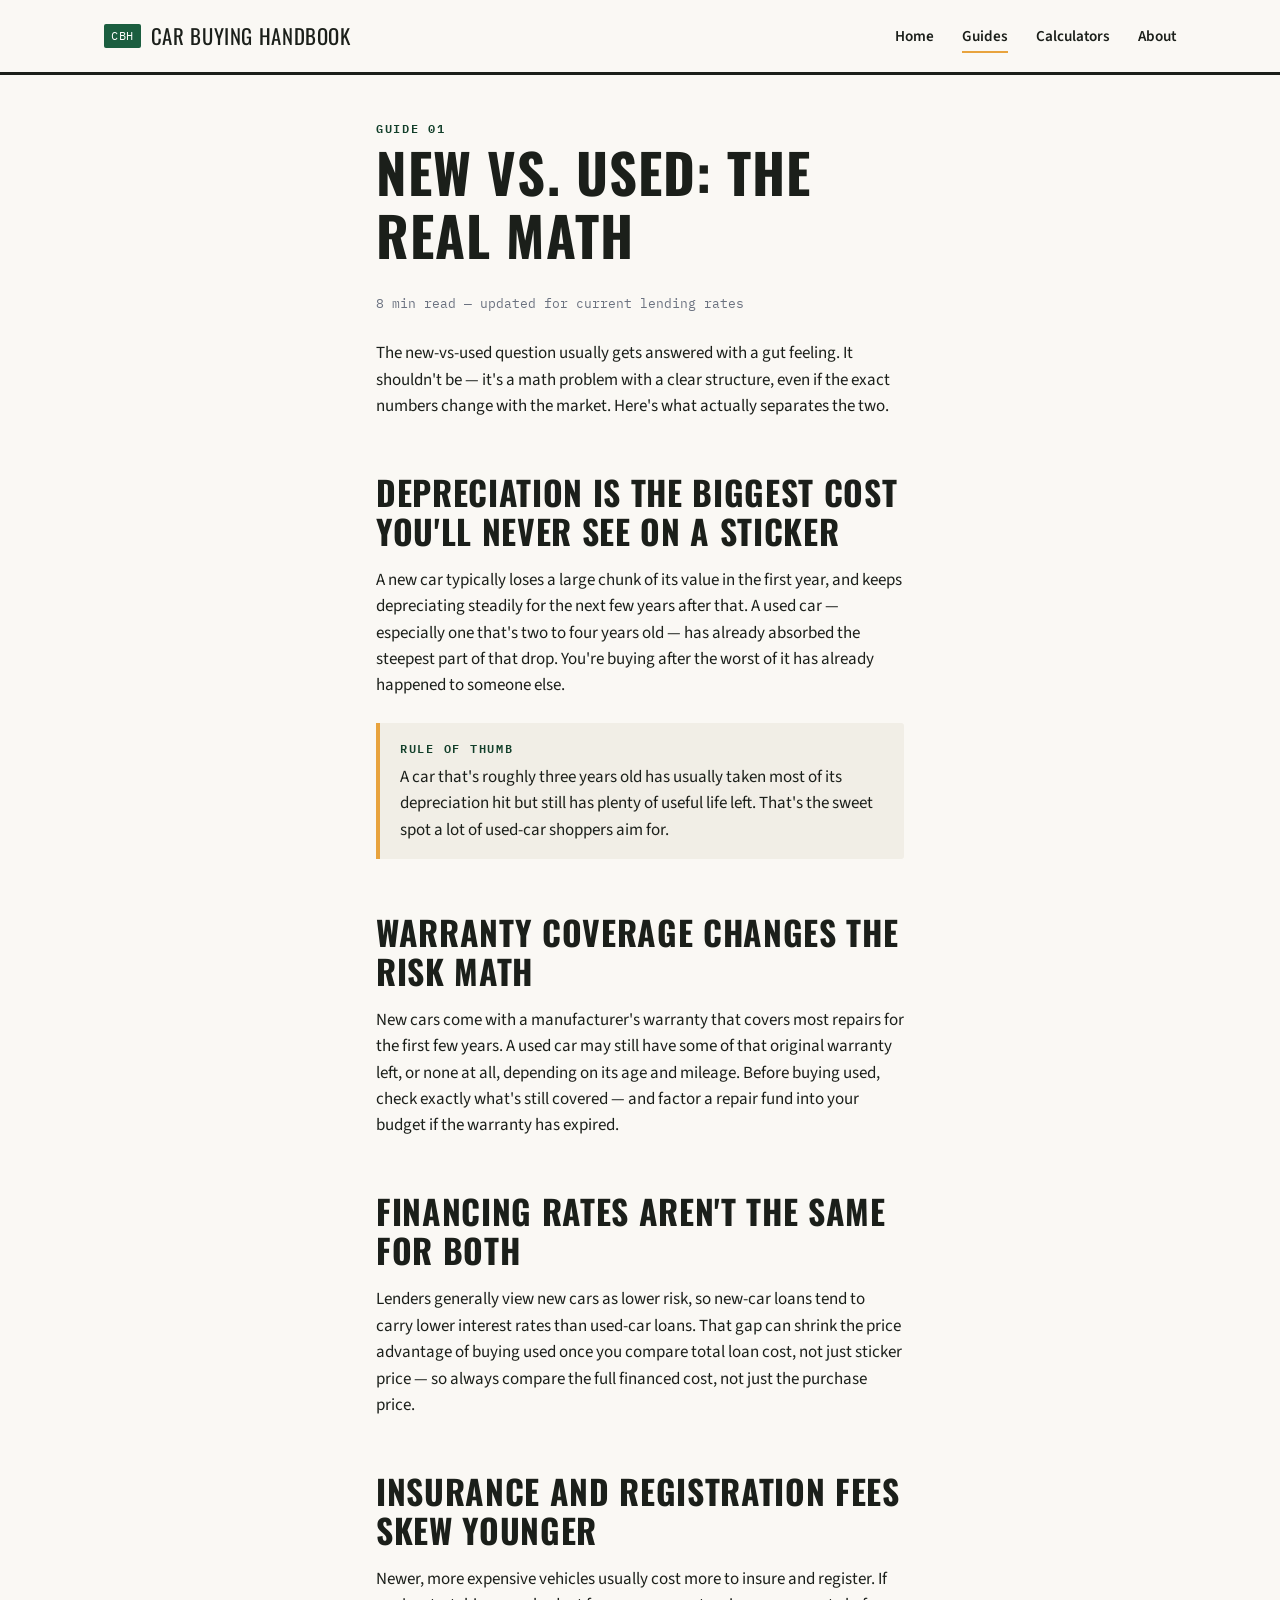
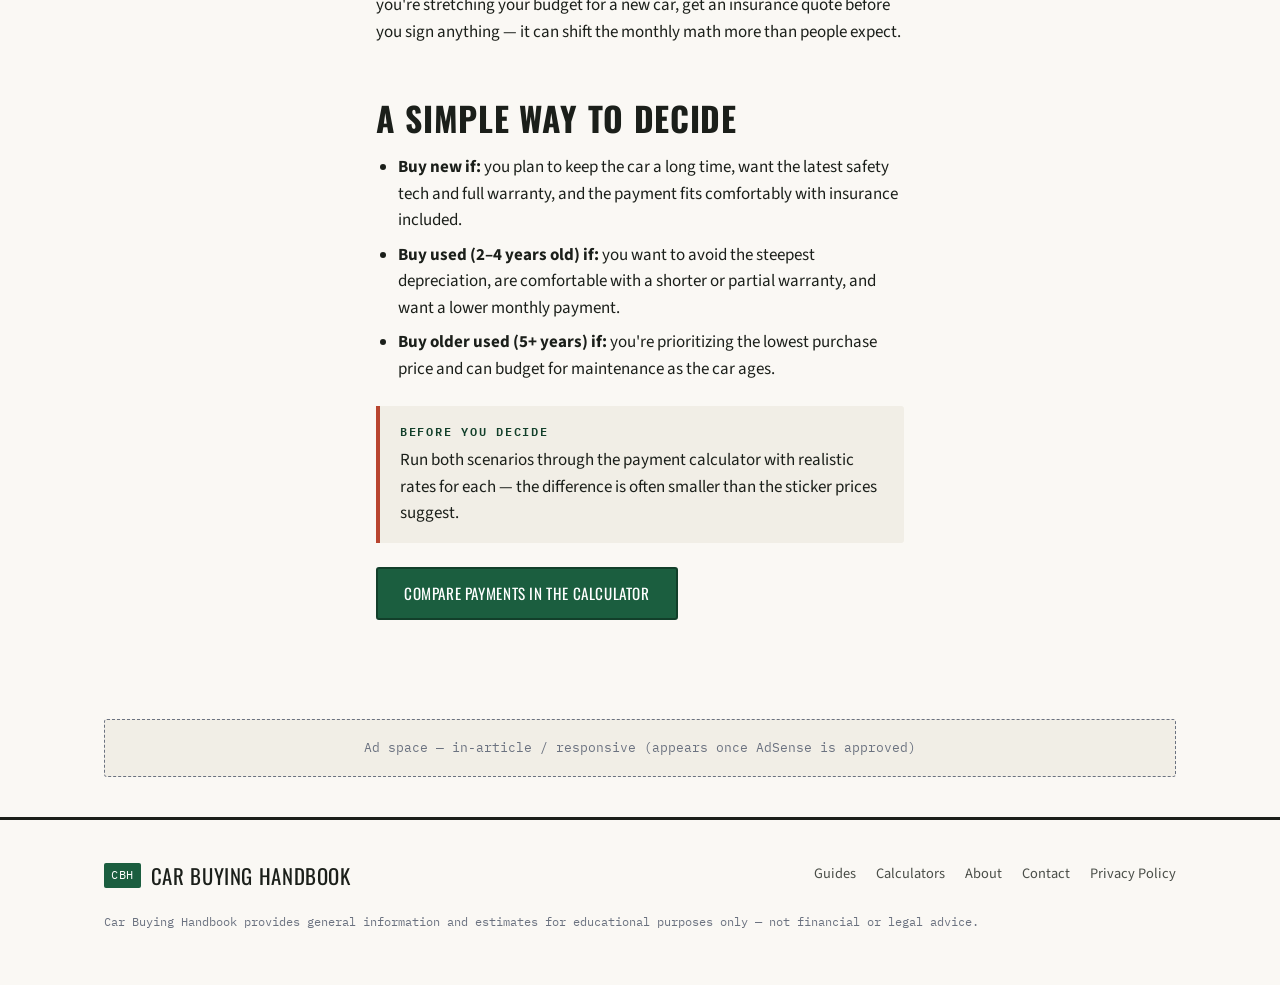
<file: guides/new-vs-used.html>
<!DOCTYPE html>
<html lang="en">
<head>
<meta charset="UTF-8">
<meta name="viewport" content="width=device-width, initial-scale=1.0">
<title>New vs. Used: The Real Math — Car Buying Handbook</title>
<meta name="description" content="A clear-eyed comparison of new and used car costs: depreciation, warranty, insurance, and financing rates.">
<link rel="preconnect" href="https://fonts.googleapis.com">
<link href="https://fonts.googleapis.com/css2?family=Oswald:wght@500;600;700&family=Source+Sans+3:wght@400;600&family=IBM+Plex+Mono:wght@400;600;700&display=swap" rel="stylesheet">
<link rel="stylesheet" href="../css/style.css">
</head>
<body>

<header class="site-header">
  <div class="container">
    <a href="../index.html" class="logo"><span class="plate">CBH</span> Car Buying Handbook</a>
    <button class="nav-toggle" aria-label="Toggle navigation" aria-expanded="false">MENU</button>
    <ul class="nav-links">
      <li><a href="../index.html">Home</a></li>
      <li><a href="../guides.html" aria-current="page">Guides</a></li>
      <li><a href="../tools.html">Calculators</a></li>
      <li><a href="../about.html">About</a></li>
    </ul>
  </div>
</header>

<section class="tight">
  <div class="container article">
    <span class="eyebrow">Guide 01</span>
    <h1>New vs. Used: The Real Math</h1>
    <p class="byline">8 min read — updated for current lending rates</p>

    <p>The new-vs-used question usually gets answered with a gut feeling. It shouldn't be — it's a math problem with a clear structure, even if the exact numbers change with the market. Here's what actually separates the two.</p>

    <h2>Depreciation is the biggest cost you'll never see on a sticker</h2>
    <p>A new car typically loses a large chunk of its value in the first year, and keeps depreciating steadily for the next few years after that. A used car — especially one that's two to four years old — has already absorbed the steepest part of that drop. You're buying after the worst of it has already happened to someone else.</p>

    <div class="callout">
      <span class="eyebrow">Rule of thumb</span>
      A car that's roughly three years old has usually taken most of its depreciation hit but still has plenty of useful life left. That's the sweet spot a lot of used-car shoppers aim for.
    </div>

    <h2>Warranty coverage changes the risk math</h2>
    <p>New cars come with a manufacturer's warranty that covers most repairs for the first few years. A used car may still have some of that original warranty left, or none at all, depending on its age and mileage. Before buying used, check exactly what's still covered — and factor a repair fund into your budget if the warranty has expired.</p>

    <h2>Financing rates aren't the same for both</h2>
    <p>Lenders generally view new cars as lower risk, so new-car loans tend to carry lower interest rates than used-car loans. That gap can shrink the price advantage of buying used once you compare total loan cost, not just sticker price — so always compare the full financed cost, not just the purchase price.</p>

    <h2>Insurance and registration fees skew younger</h2>
    <p>Newer, more expensive vehicles usually cost more to insure and register. If you're stretching your budget for a new car, get an insurance quote before you sign anything — it can shift the monthly math more than people expect.</p>

    <h2>A simple way to decide</h2>
    <ul>
      <li><strong>Buy new if:</strong> you plan to keep the car a long time, want the latest safety tech and full warranty, and the payment fits comfortably with insurance included.</li>
      <li><strong>Buy used (2–4 years old) if:</strong> you want to avoid the steepest depreciation, are comfortable with a shorter or partial warranty, and want a lower monthly payment.</li>
      <li><strong>Buy older used (5+ years) if:</strong> you're prioritizing the lowest purchase price and can budget for maintenance as the car ages.</li>
    </ul>

    <div class="callout warn">
      <span class="eyebrow">Before you decide</span>
      Run both scenarios through the payment calculator with realistic rates for each — the difference is often smaller than the sticker prices suggest.
    </div>

    <p><a href="../tools.html#loan" class="btn btn-primary">Compare payments in the calculator</a></p>
  </div>
</section>

<div class="container">
  <div class="ad-slot">Ad space — in-article / responsive (appears once AdSense is approved)</div>
</div>

<footer class="site-footer">
  <div class="container">
    <div class="footer-grid">
      <a href="../index.html" class="logo"><span class="plate">CBH</span> Car Buying Handbook</a>
      <ul class="footer-links">
        <li><a href="../guides.html">Guides</a></li>
        <li><a href="../tools.html">Calculators</a></li>
        <li><a href="../about.html">About</a></li>
        <li><a href="../contact.html">Contact</a></li>
        <li><a href="../privacy-policy.html">Privacy Policy</a></li>
      </ul>
    </div>
    <p class="fine-print">Car Buying Handbook provides general information and estimates for educational purposes only — not financial or legal advice.</p>
  </div>
</footer>

<script src="../js/main.js"></script>
</body>
</html>
</file>
<file: css/style.css>
/* ==========================================================================
   Design tokens
   Theme: dealership window-sticker / highway-signage — honest, official,
   spec-sheet confident. Built for a car-buying help site.
   ========================================================================== */

:root {
  --paper: #FAF8F4;
  --paper-dim: #F1EEE6;
  --ink: #1B1F1A;
  --ink-soft: #4A4E48;
  --road-green: #1B5E3F;
  --road-green-dark: #123F2A;
  --caution: #E8A33D;
  --caution-dark: #B87A1E;
  --brick: #B8452F;
  --line: #D8D3C8;
  --steel: #6B7280;
  --white: #FFFFFF;

  --font-display: 'Oswald', 'Arial Narrow', sans-serif;
  --font-body: 'Source Sans 3', 'Segoe UI', sans-serif;
  --font-mono: 'IBM Plex Mono', 'Courier New', monospace;

  --radius: 3px;
  --container: 1120px;
}

* { box-sizing: border-box; }

html { scroll-behavior: smooth; }

@media (prefers-reduced-motion: reduce) {
  html { scroll-behavior: auto; }
  * { animation-duration: 0.01ms !important; transition-duration: 0.01ms !important; }
}

body {
  margin: 0;
  font-family: var(--font-body);
  background: var(--paper);
  color: var(--ink);
  line-height: 1.55;
  font-size: 17px;
}

img { max-width: 100%; display: block; }

a { color: var(--road-green-dark); }
a:hover { color: var(--road-green); }

:focus-visible {
  outline: 3px solid var(--caution);
  outline-offset: 2px;
}

h1, h2, h3, h4 {
  font-family: var(--font-display);
  text-transform: uppercase;
  letter-spacing: 0.02em;
  color: var(--ink);
  margin: 0 0 0.5em;
  line-height: 1.15;
}

h1 { font-size: clamp(2.2rem, 5vw, 3.4rem); }
h2 { font-size: clamp(1.5rem, 3vw, 2.1rem); }
h3 { font-size: 1.25rem; letter-spacing: 0.01em; }

p { margin: 0 0 1.1em; }

.container {
  max-width: var(--container);
  margin: 0 auto;
  padding: 0 24px;
}

.eyebrow {
  font-family: var(--font-mono);
  text-transform: uppercase;
  letter-spacing: 0.14em;
  font-size: 0.78rem;
  color: var(--road-green-dark);
  font-weight: 600;
}

/* ---------------------------------- Header ---------------------------------- */

.site-header {
  border-bottom: 3px solid var(--ink);
  background: var(--paper);
  position: sticky;
  top: 0;
  z-index: 40;
}

.site-header .container {
  display: flex;
  align-items: center;
  justify-content: space-between;
  height: 72px;
}

.logo {
  font-family: var(--font-display);
  font-size: 1.3rem;
  text-transform: uppercase;
  letter-spacing: 0.03em;
  color: var(--ink);
  text-decoration: none;
  display: flex;
  align-items: center;
  gap: 10px;
}

.logo .plate {
  background: var(--road-green);
  color: var(--white);
  font-family: var(--font-mono);
  font-size: 0.75rem;
  padding: 3px 7px;
  border-radius: 2px;
  letter-spacing: 0.05em;
}

.nav-links {
  display: flex;
  gap: 28px;
  list-style: none;
  margin: 0;
  padding: 0;
}

.nav-links a {
  text-decoration: none;
  color: var(--ink);
  font-weight: 600;
  font-size: 0.95rem;
  border-bottom: 2px solid transparent;
  padding-bottom: 4px;
}

.nav-links a:hover,
.nav-links a[aria-current="page"] {
  border-bottom-color: var(--caution);
  color: var(--ink);
}

.nav-toggle {
  display: none;
  background: none;
  border: 2px solid var(--ink);
  border-radius: var(--radius);
  padding: 6px 10px;
  font-family: var(--font-mono);
  cursor: pointer;
}

@media (max-width: 760px) {
  .nav-links {
    position: absolute;
    top: 72px;
    left: 0;
    right: 0;
    background: var(--paper);
    border-bottom: 3px solid var(--ink);
    flex-direction: column;
    gap: 0;
    padding: 8px 24px 16px;
    display: none;
  }
  .nav-links.open { display: flex; }
  .nav-links li { border-top: 1px solid var(--line); }
  .nav-links a { display: block; padding: 12px 0; }
  .nav-toggle { display: block; }
}

/* ---------------------------------- Hero ---------------------------------- */

.hero {
  padding: 64px 0 56px;
  border-bottom: 1px solid var(--line);
}

.hero-grid {
  display: grid;
  grid-template-columns: 1.1fr 0.9fr;
  gap: 48px;
  align-items: center;
}

@media (max-width: 860px) {
  .hero-grid { grid-template-columns: 1fr; }
}

.hero h1 { margin-bottom: 0.4em; }

.hero .lede {
  font-size: 1.15rem;
  color: var(--ink-soft);
  max-width: 46ch;
}

.hero-ctas {
  display: flex;
  gap: 14px;
  margin-top: 28px;
  flex-wrap: wrap;
}

/* ---------------------------------- Buttons ---------------------------------- */

.btn {
  display: inline-block;
  font-family: var(--font-display);
  text-transform: uppercase;
  letter-spacing: 0.04em;
  font-size: 0.95rem;
  text-decoration: none;
  padding: 13px 26px;
  border-radius: var(--radius);
  border: 2px solid var(--ink);
  cursor: pointer;
  transition: transform 0.12s ease;
}

.btn:hover { transform: translateY(-1px); }

.btn-primary {
  background: var(--road-green);
  border-color: var(--road-green-dark);
  color: var(--white);
}
.btn-primary:hover { background: var(--road-green-dark); color: var(--white); }

.btn-ghost {
  background: transparent;
  color: var(--ink);
}

/* ---------------------------------- Window sticker (signature component) ---------------------------------- */

.sticker {
  background: var(--white);
  border: 2px solid var(--ink);
  border-radius: var(--radius);
  position: relative;
  padding: 22px 24px;
  box-shadow: 5px 5px 0 var(--road-green);
}

.sticker::before {
  content: "";
  position: absolute;
  inset: 6px;
  border: 1px dashed var(--line);
  pointer-events: none;
}

.sticker-head {
  display: flex;
  justify-content: space-between;
  align-items: baseline;
  border-bottom: 2px solid var(--ink);
  padding-bottom: 10px;
  margin-bottom: 14px;
}

.sticker-head .label {
  font-family: var(--font-mono);
  font-size: 0.72rem;
  text-transform: uppercase;
  letter-spacing: 0.12em;
  color: var(--steel);
}

.sticker-row {
  display: flex;
  justify-content: space-between;
  align-items: baseline;
  font-family: var(--font-mono);
  font-size: 0.92rem;
  padding: 7px 0;
  border-bottom: 1px dotted var(--line);
}
.sticker-row:last-child { border-bottom: none; }

.sticker-row .k { color: var(--ink-soft); }
.sticker-row .v { font-weight: 600; }

.sticker-total {
  display: flex;
  justify-content: space-between;
  align-items: baseline;
  margin-top: 14px;
  padding-top: 14px;
  border-top: 2px solid var(--ink);
}

.sticker-total .k {
  font-family: var(--font-display);
  text-transform: uppercase;
  font-size: 0.95rem;
}

.sticker-total .v {
  font-family: var(--font-mono);
  font-size: 1.7rem;
  font-weight: 700;
  color: var(--road-green-dark);
}

/* ---------------------------------- Sections ---------------------------------- */

section { padding: 64px 0; }
section.tight { padding: 40px 0; }
section.dim { background: var(--paper-dim); border-top: 1px solid var(--line); border-bottom: 1px solid var(--line); }

.section-head {
  display: flex;
  justify-content: space-between;
  align-items: flex-end;
  gap: 24px;
  margin-bottom: 32px;
  flex-wrap: wrap;
}

.card-grid {
  display: grid;
  grid-template-columns: repeat(3, 1fr);
  gap: 24px;
}
@media (max-width: 860px) { .card-grid { grid-template-columns: 1fr; } }

.card {
  background: var(--white);
  border: 1px solid var(--line);
  border-top: 4px solid var(--road-green);
  border-radius: var(--radius);
  padding: 24px;
}

.card .num {
  font-family: var(--font-mono);
  color: var(--caution-dark);
  font-size: 0.85rem;
  font-weight: 700;
}

.card h3 { margin-top: 8px; }

.card a.read-more {
  font-family: var(--font-mono);
  font-size: 0.85rem;
  text-decoration: none;
  font-weight: 600;
}

/* ---------------------------------- Ad slots ---------------------------------- */

.ad-slot {
  border: 1px dashed var(--steel);
  border-radius: var(--radius);
  background: var(--paper-dim);
  color: var(--steel);
  font-family: var(--font-mono);
  font-size: 0.8rem;
  text-align: center;
  padding: 18px;
  margin: 40px 0;
}

/* ---------------------------------- Callouts ---------------------------------- */

.callout {
  border-left: 4px solid var(--caution);
  background: var(--paper-dim);
  padding: 16px 20px;
  border-radius: 0 var(--radius) var(--radius) 0;
  margin: 24px 0;
}
.callout.warn { border-left-color: var(--brick); }
.callout .eyebrow { display: block; margin-bottom: 6px; }

/* ---------------------------------- Article ---------------------------------- */

.article {
  max-width: 72ch;
}
.article h2 { margin-top: 1.6em; }
.article ul, .article ol { padding-left: 1.3em; }
.article li { margin-bottom: 0.5em; }

.byline {
  font-family: var(--font-mono);
  font-size: 0.82rem;
  color: var(--steel);
  margin-bottom: 2em;
}

/* ---------------------------------- Tools / calculators ---------------------------------- */

.tool-grid {
  display: grid;
  grid-template-columns: 1fr 1fr;
  gap: 40px;
  align-items: start;
}
@media (max-width: 860px) { .tool-grid { grid-template-columns: 1fr; } }

.field {
  margin-bottom: 18px;
}
.field label {
  display: flex;
  justify-content: space-between;
  font-family: var(--font-mono);
  font-size: 0.85rem;
  text-transform: uppercase;
  letter-spacing: 0.04em;
  margin-bottom: 6px;
  color: var(--ink-soft);
}
.field label .val { color: var(--road-green-dark); font-weight: 700; }

.field input[type="range"] {
  width: 100%;
  accent-color: var(--road-green);
}

.field input[type="number"],
.field select {
  width: 100%;
  font-family: var(--font-mono);
  font-size: 1rem;
  padding: 10px 12px;
  border: 2px solid var(--ink);
  border-radius: var(--radius);
  background: var(--white);
}

/* ---------------------------------- Footer ---------------------------------- */

.site-footer {
  border-top: 3px solid var(--ink);
  padding: 40px 0;
  margin-top: 40px;
}

.footer-grid {
  display: flex;
  justify-content: space-between;
  gap: 24px;
  flex-wrap: wrap;
}

.footer-links {
  display: flex;
  gap: 20px;
  list-style: none;
  padding: 0;
  margin: 0;
  flex-wrap: wrap;
}
.footer-links a { color: var(--ink-soft); text-decoration: none; font-size: 0.9rem; }
.footer-links a:hover { color: var(--road-green-dark); }

.fine-print {
  font-family: var(--font-mono);
  font-size: 0.78rem;
  color: var(--steel);
  margin-top: 20px;
}
</file>
